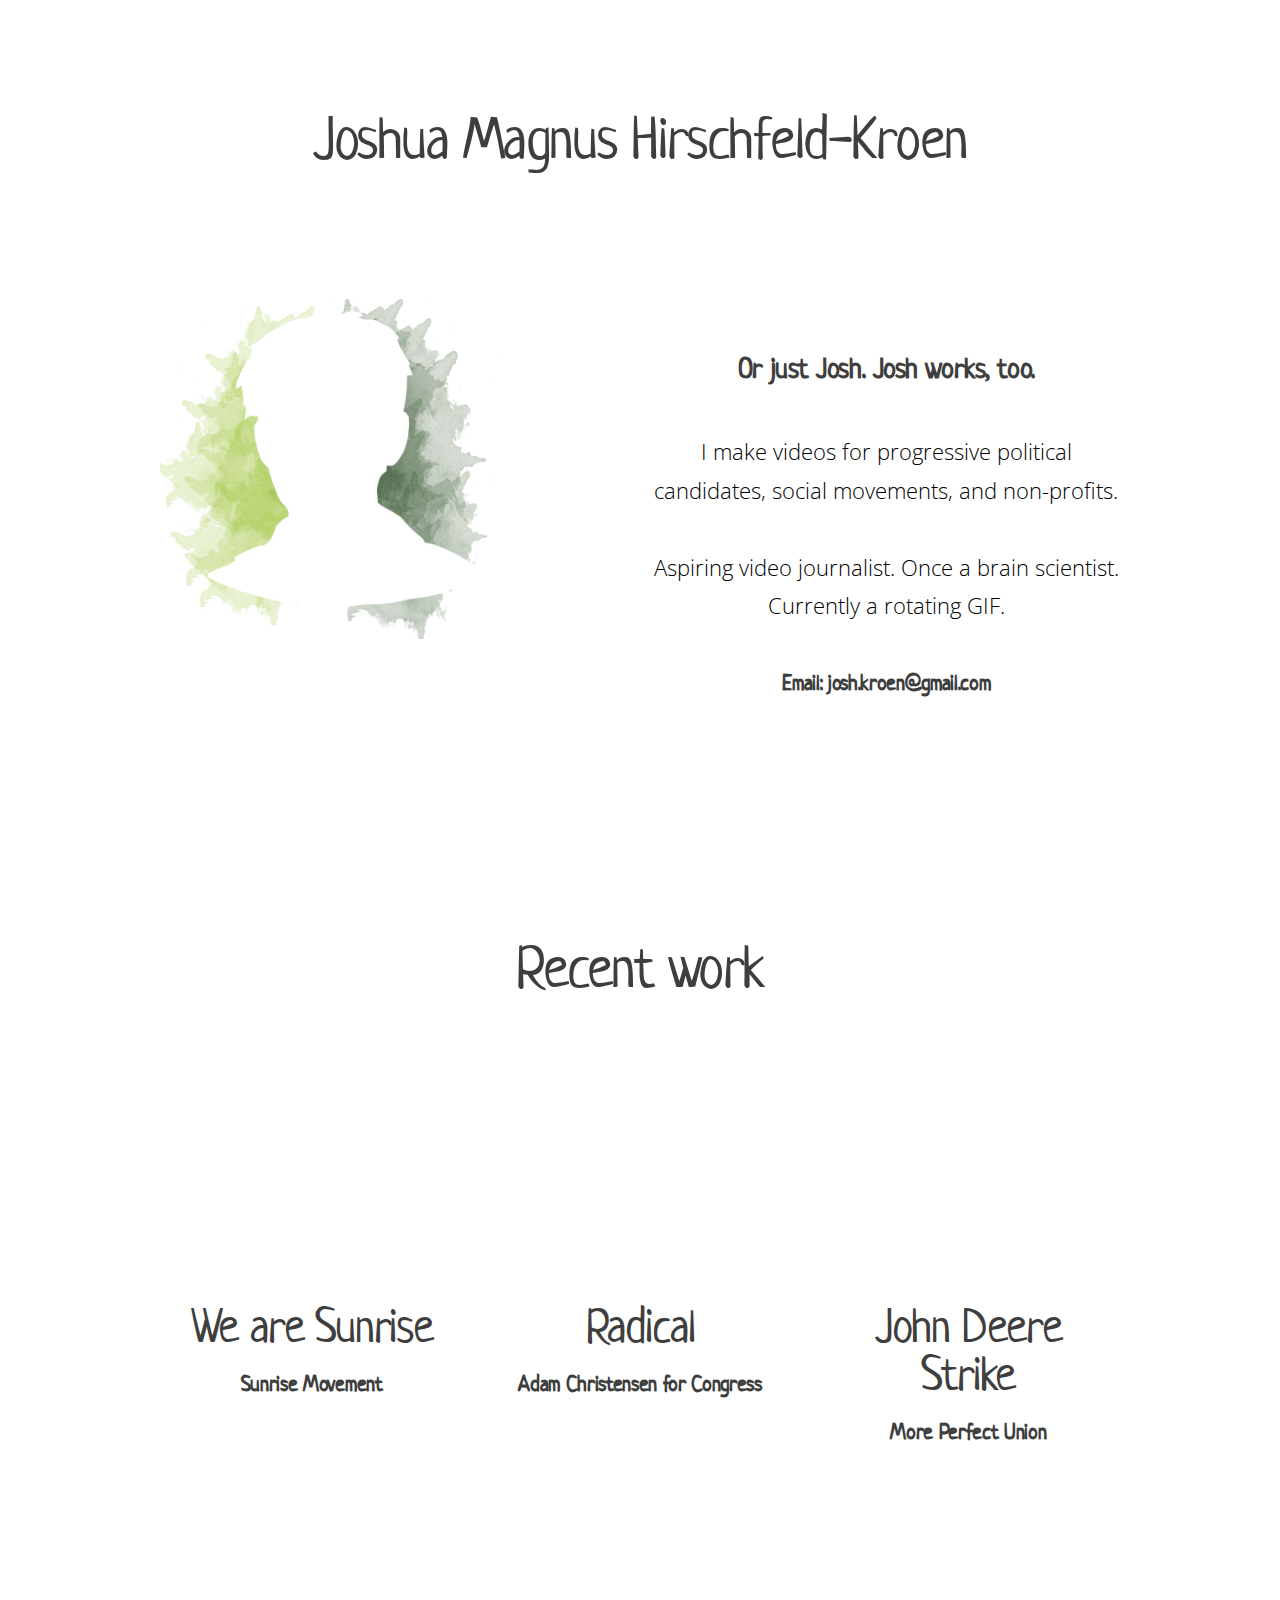
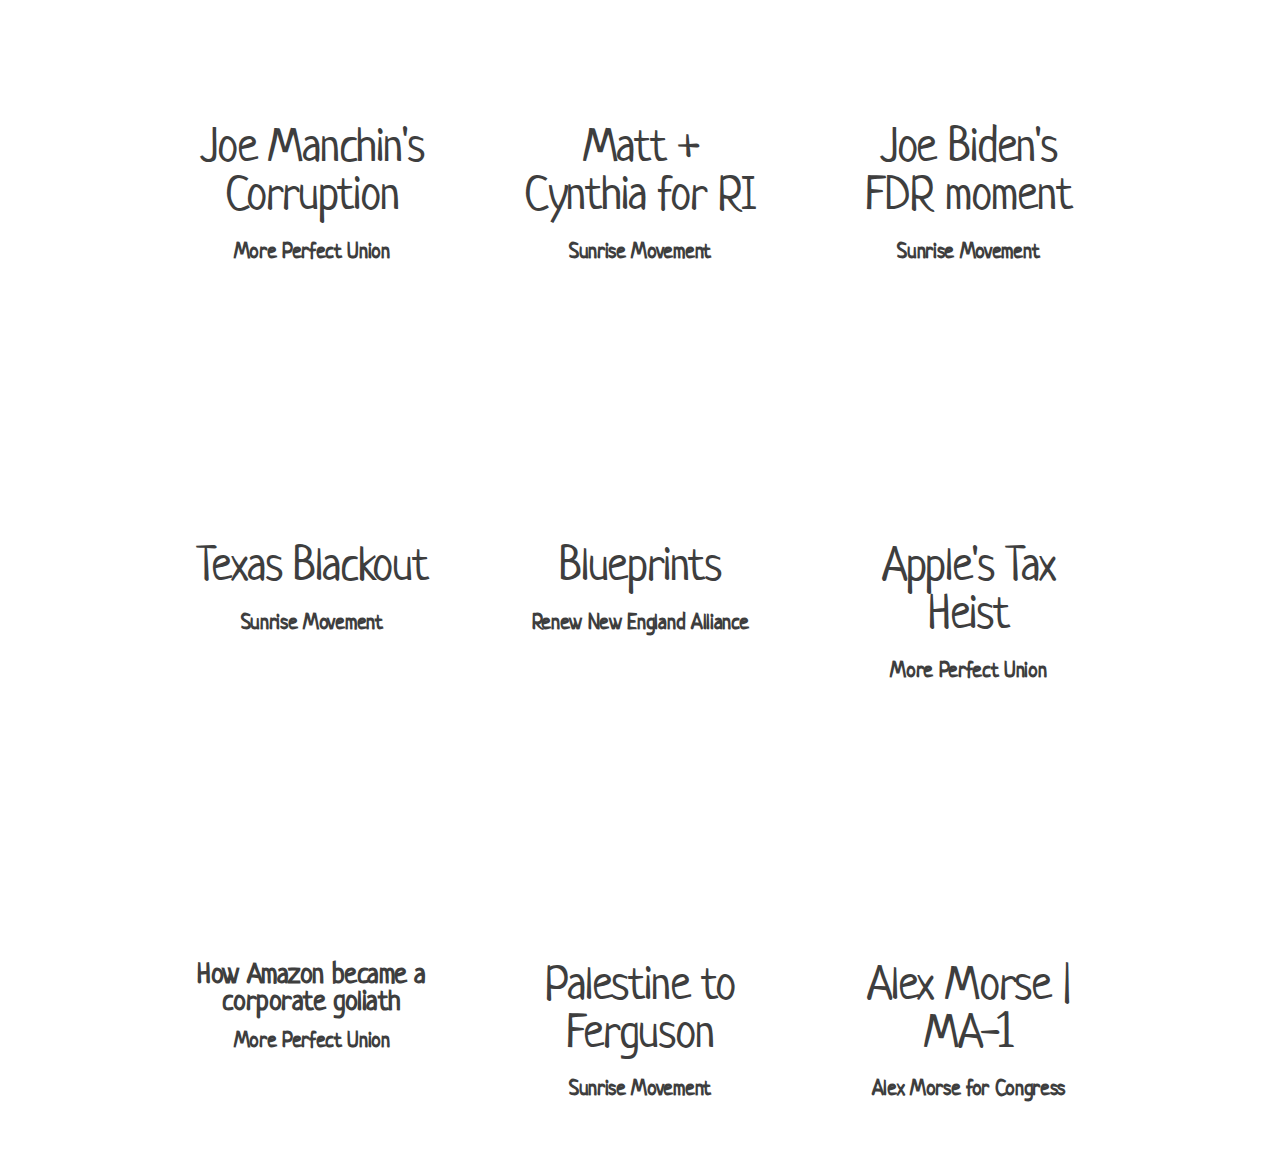
<file: index.html>
<!DOCTYPE HTML>
<!--
	Miniport by HTML5 UP
	html5up.net | @ajlkn
	Free for personal and commercial use under the CCA 3.0 license (html5up.net/license)
-->
<html>
	<head>
		<title>Josh HK </title>
		<meta charset="utf-8" />
		<meta name="viewport" content="width=device-width, initial-scale=1, user-scalable=no" />
		<link rel="stylesheet" href="assets/css/main.css" />
<link href="https://fonts.googleapis.com/css2?family=Neucha&display=swap" rel="stylesheet">	</head>
	<body class="is-preload">

		<!-- Home -->
			<article id="top" class="wrapper">
				<div class="container">
					<header>
						<h1 style="font-size:4em; padding-bottom: 1em">Joshua Magnus Hirschfeld-Kroen</h1>
					</header>
					<div class="row">
						<div class="col-6 col-6-large col-12-medium">
							<span class="image fit"><img src="images/josh_gif_final.gif" alt="" /></span>
						</div>
						<div class="col-6 col-6-large col-12-medium">
								<h2><br><br>Or just Josh. Josh works, too.</h2>
							</header>
							<p><br>I make videos for progressive political candidates, social movements, and non-profits. <br><br>Aspiring video journalist. Once a brain scientist. Currently a rotating GIF.</p>
							<h2 style="font-size:1.5em">Email: josh.kroen@gmail.com</h2>
						</div>
					</div>
				</div>
			</article>


		<!-- Portfolio -->
			<article id="portfolio" class="wrapper style3">
				<div class="container">
					<header>
						<h1 style="font-size:4em; padding-bottom: 0.5em;padding-top: 2.5em">Recent work</h1>
					</header>
					<div class="row">
						<div class="col-4 col-6-medium col-12-small">
								<article class="box style2">
									<a href="#" class="image featured">
										<iframe width="320" height="180" src="https://player.vimeo.com/video/521141591?title=0&byline=0&portrait=0" frameborder="0" allow="accelerometer; autoplay; clipboard-write; encrypted-media; gyroscope; picture-in-picture" allowfullscreen></iframe>
									</a>
									<h1><a href="https://twitter.com/sunrisemvmt/status/1367901589718073347">We are Sunrise</a></h1>
									<h3>Sunrise Movement</a></h3>
								</article>
						</div>
						<div class="col-4 col-6-medium col-12-small">
								<article class="box style2">
									<a href="#" class="image featured">
										<iframe width="320" height="180" src="https://player.vimeo.com/video/477250108?title=0&byline=0&portrait=0" frameborder="0" allow="accelerometer; autoplay; clipboard-write; encrypted-media; gyroscope; picture-in-picture" allowfullscreen></iframe>
									</a>
									<h1><a href="https://twitter.com/AC4Congress2020/status/1322920928649641988">Radical</a></h1>
									<h3>Adam Christensen for Congress</a></h3>
								</article>
						</div>
						<div class="col-4 col-6-medium col-12-small">
								<article class="box style2">
									<a href="#" class="image featured">
	                  <iframe width="320" height="180" src="https://www.youtube.com/embed/TxOlq0UYaqc" frameborder="0" allow="accelerometer; autoplay; clipboard-write; encrypted-media; gyroscope; picture-in-picture" allowfullscreen></iframe>
									</a>
									<h1><a href="https://twitter.com/moreperfectus/status/1450093618962878467">John Deere Strike</a></h1>
									<h3>More Perfect Union</a></h3>
								</article>
						</div>
						<div class="col-4 col-6-medium col-12-small">
								<article class="box style2">
									<a href="#" class="image featured">
										<iframe width="320" height="180" src="https://www.youtube.com/embed/u04HMPigy9A" frameborder="0" allow="accelerometer; autoplay; clipboard-write; encrypted-media; gyroscope; picture-in-picture" allowfullscreen></iframe>
									</a>
									<h1><a href="https://twitter.com/moreperfectus/status/1488286606133977090">Joe Manchin's Corruption</a></h1>
									<h3>More Perfect Union</a></h3>
								</article>
						</div>
						<div class="col-4 col-6-medium col-12-small">
									<article class="box style2">
										<a href="#" class="image featured">
											<iframe width="320" height="180" src="https://player.vimeo.com/video/694671478?title=0&byline=0&portrait=0" frameborder="0" allow="accelerometer; autoplay; clipboard-write; encrypted-media; gyroscope; picture-in-picture" allowfullscreen></iframe>
										</a>
										<h1><a href="https://twitter.com/mattbrownRI/status/1440677265864527872">Matt + Cynthia for RI</a></h1>
										<h3>Sunrise Movement</a></h3>
									</article>
							</div>
						<div class="col-4 col-6-medium col-12-small">
								<article class="box style2">
									<a href="#" class="image featured">
										<iframe width="320" height="180" src="https://www.youtube.com/embed/6EYXexzDORo" frameborder="0" allow="accelerometer; autoplay; clipboard-write; encrypted-media; gyroscope; picture-in-picture" allowfullscreen></iframe>
									</a>
									<h1><a href="https://twitter.com/sunrisemvmt/status/1339615096197275649">Joe Biden's FDR moment</a></h1>
									<h3>Sunrise Movement</a></h3>
								</article>
						</div>
						<div class="col-4 col-6-medium col-12-small">
								<article class="box style2">
									<a href="#" class="image featured">
										<iframe width="320" height="180" src="https://player.vimeo.com/video/520152042?title=0&byline=0&portrait=0" frameborder="0" allow="accelerometer; autoplay; clipboard-write; encrypted-media; gyroscope; picture-in-picture" allowfullscreen></iframe>
									</a>
									<h1><a href="https://twitter.com/sunrisemvmt/status/1362528807073234948">Texas Blackout</a></h1>
									<h3>Sunrise Movement</a></h3>
								</article>
						</div>
						<div class="col-4 col-6-medium col-12-small">
								<article class="box style2">
									<a href="#" class="image featured">
										<iframe width="320" height="180" src="https://www.youtube.com/embed/AOGCa4RLqr4" frameborder="0" allow="accelerometer; autoplay; clipboard-write; encrypted-media; gyroscope; picture-in-picture" allowfullscreen></iframe>
									</a>
									<h1><a href="https://twitter.com/renewmvmt/status/1348333978252677121">Blueprints</a></h1>
									<h3>Renew New England Alliance</a></h3>
								</article>
						</div>
						<div class="col-4 col-6-medium col-12-small">
							<article class="box style2">
								<a href="#" class="image featured">
									<iframe width="320" height="180" src="https://www.youtube.com/embed/stSdQjch5Ws" frameborder="0" allow="accelerometer; autoplay; clipboard-write; encrypted-media; gyroscope; picture-in-picture" allowfullscreen></iframe>
								</a>
								<h1><a href="https://twitter.com/MorePerfectUS/status/1453113836165341188">Apple's Tax Heist</a></h1>
								<h3>More Perfect Union</a></h3>
							</article>
						</div>
						<div class="col-4 col-6-medium col-12-small">
								<article class="box style2">
									<a href="#" class="image featured">
									 <iframe width="320" height="180" src="https://www.youtube.com/embed/Hal8d9tlP8M" frameborder="0" allow="accelerometer; autoplay; clipboard-write; encrypted-media; gyroscope; picture-in-picture" allowfullscreen></iframe>
									</a>
									<h2><a href="https://twitter.com/MorePerfectUS/status/1410304352770834433">How Amazon became a corporate goliath</a></h2>
									<h3>More Perfect Union</a></h3>
								</article>
						</div>
						<div class="col-4 col-6-medium col-12-small">
								<article class="box style2">
									<a href="#" class="image featured">
										<iframe width="320" height="180" src="https://player.vimeo.com/video/694675510?title=0&byline=0&portrait=0" frameborder="0" allow="accelerometer; autoplay; clipboard-write; encrypted-media; gyroscope; picture-in-picture" allowfullscreen></iframe>
									</a>
									<h1><a href="https://twitter.com/sunrisemvmt/status/1397938646045581313">Palestine to Ferguson</a></h1>
									<h3>Sunrise Movement</a></h3>
								</article>
						</div>
						<div class="col-4 col-6-medium col-12-small">
								<article class="box style2">
									<a href="#" class="image featured">
										<iframe width="320" height="180" src="https://www.youtube.com/embed/5sRrzbStcOc" frameborder="0" allow="accelerometer; autoplay; clipboard-write; encrypted-media; gyroscope; picture-in-picture" allowfullscreen></iframe>
									</a>
									<h1><a href="https://twitter.com/AlexBMorse/status/1298289028983410693?ref_src=twsrc%5Etfw">Alex Morse | MA-1</a></h1>
									<h3>Alex Morse for Congress</a></h3>
								</article>
						</div>
					</div>

				</div>
			</article>

		<!-- Scripts -->
			<script src="assets/js/jquery.min.js"></script>
			<script src="assets/js/jquery.scrolly.min.js"></script>
			<script src="assets/js/browser.min.js"></script>
			<script src="assets/js/breakpoints.min.js"></script>
			<script src="assets/js/util.js"></script>
			<script src="assets/js/main.js"></script>

	</body>
</html>
</file>
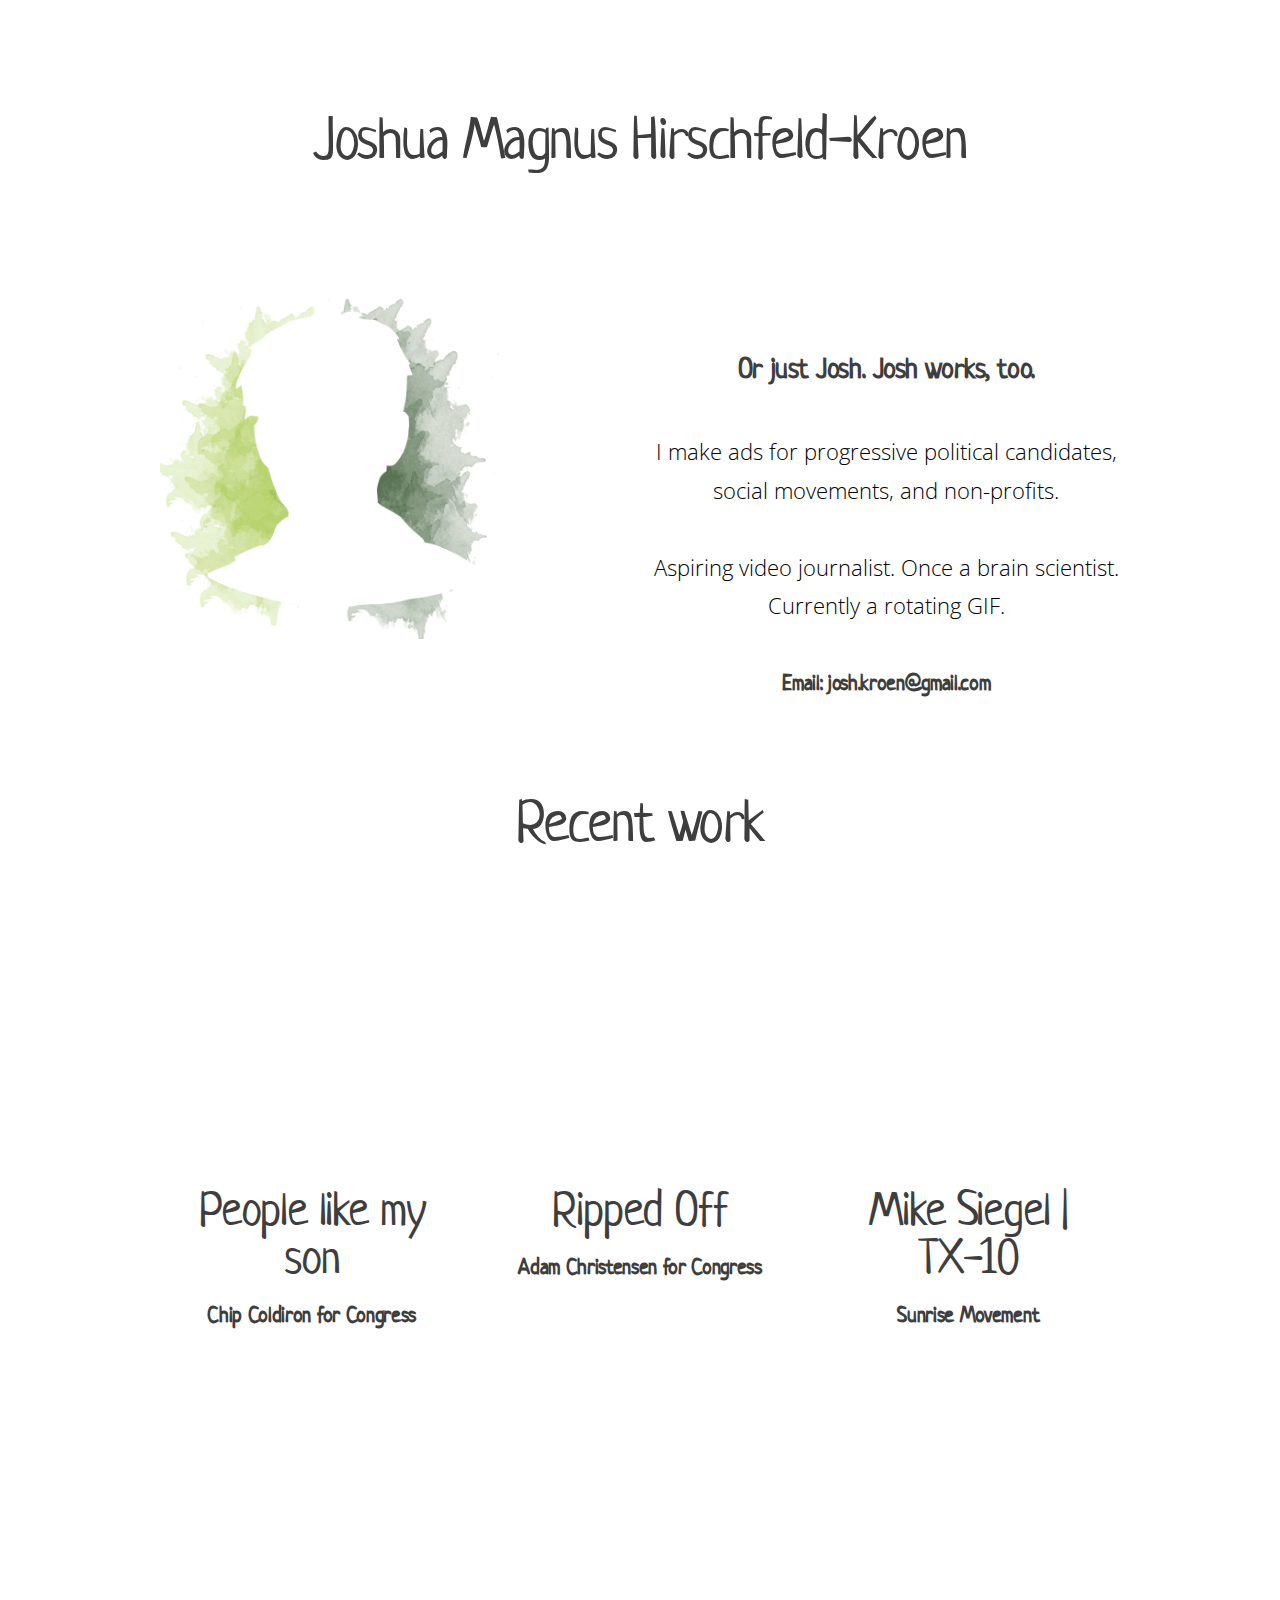
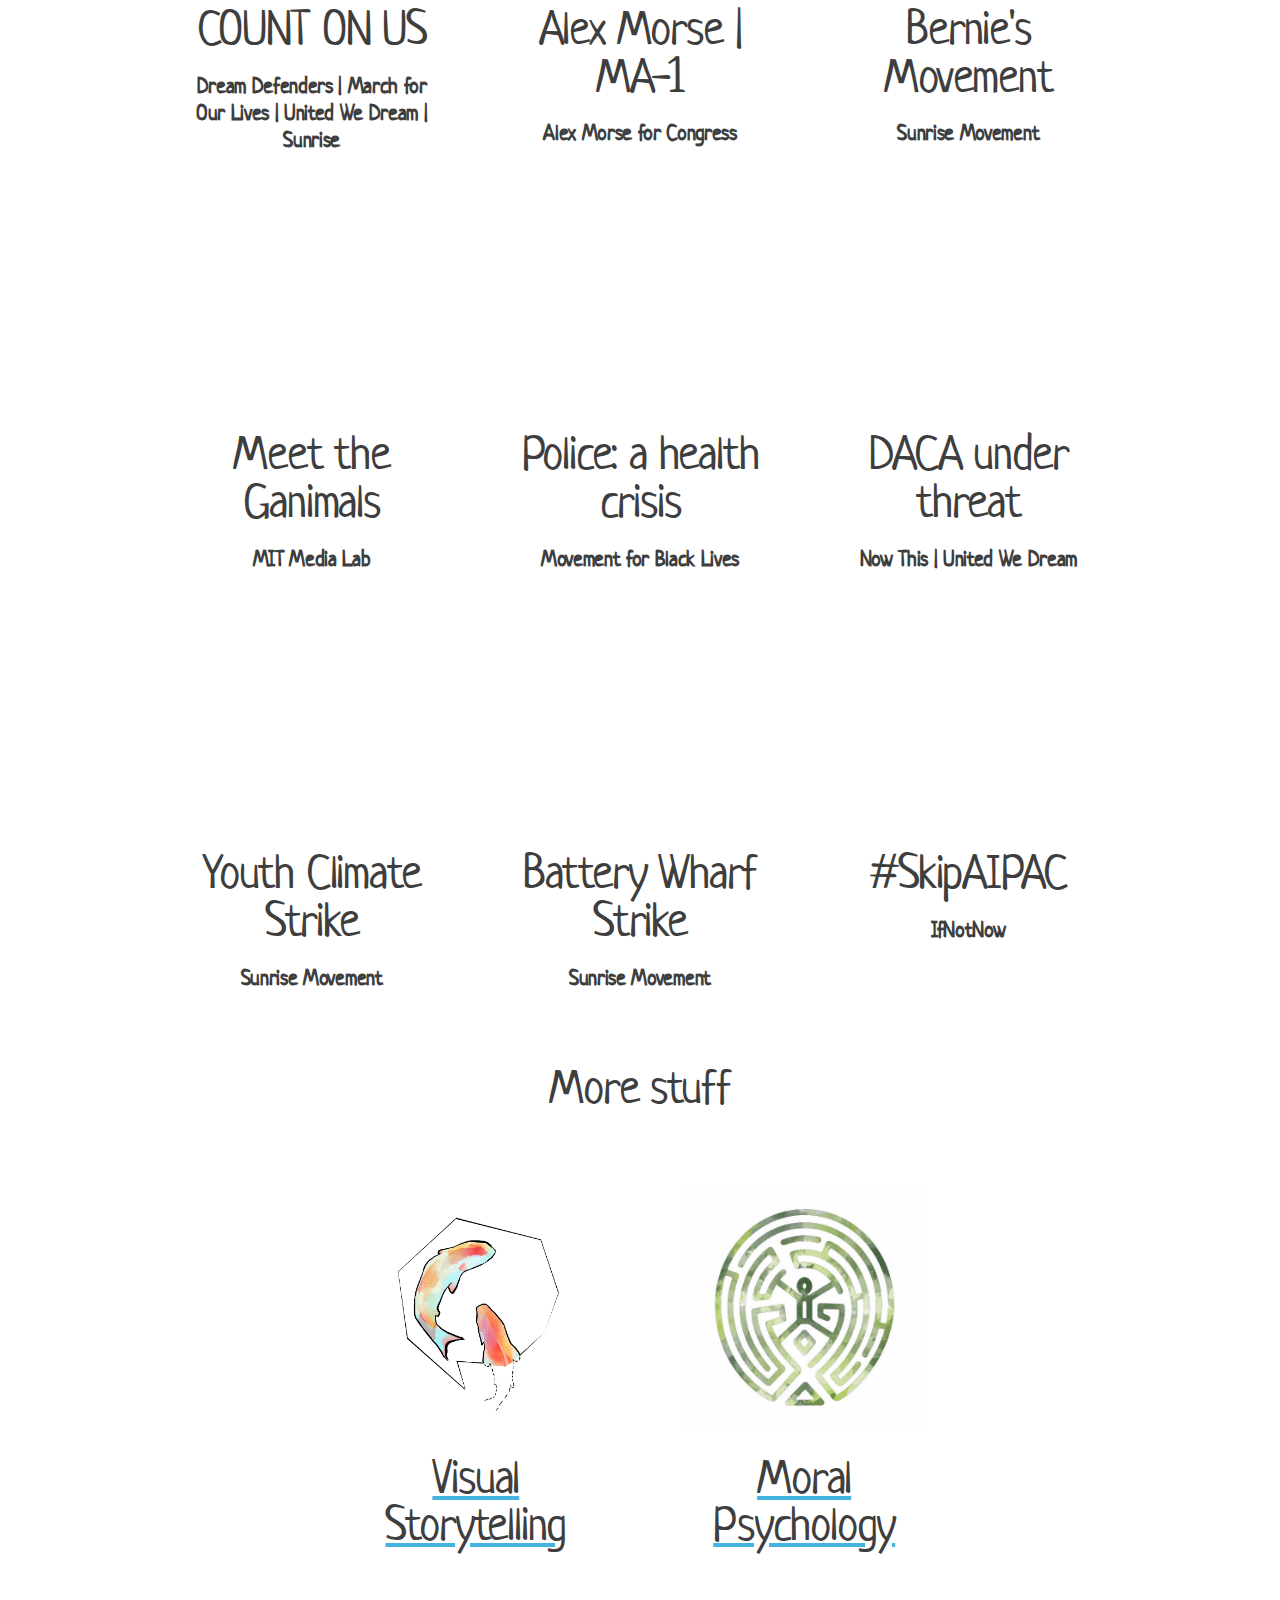
<file: index_old.html>
<!DOCTYPE HTML>
<!--
	Miniport by HTML5 UP
	html5up.net | @ajlkn
	Free for personal and commercial use under the CCA 3.0 license (html5up.net/license)
-->
<html>
	<head>
		<title>Josh HK </title>
		<meta charset="utf-8" />
		<meta name="viewport" content="width=device-width, initial-scale=1, user-scalable=no" />
		<link rel="stylesheet" href="assets/css/main.css" />
<link href="https://fonts.googleapis.com/css2?family=Neucha&display=swap" rel="stylesheet">	</head>
	<body class="is-preload">

		<!-- Home -->
			<article id="top" class="wrapper">
				<div class="container">
					<header>
						<h1 style="font-size:4em; padding-bottom: 1em">Joshua Magnus Hirschfeld-Kroen</h1>
					</header>
					<div class="row">
						<div class="col-6 col-6-large col-12-medium">
							<span class="image fit"><img src="images/josh_gif_final.gif" alt="" /></span>
						</div>
						<div class="col-6 col-6-large col-12-medium">
								<h2><br><br>Or just Josh. Josh works, too.</h2>
							</header>
							<p><br>I make ads for progressive political candidates, social movements, and non-profits. <br><br>Aspiring video journalist. Once a brain scientist. Currently a rotating GIF.</p>
							<h2 style="font-size:1.5em">Email: josh.kroen@gmail.com</h2>
						</div>
					</div>
				</div>
			</article>


		<!-- Portfolio -->
			<article id="portfolio" class="wrapper style3">
				<div class="container">
					<header>
						<h1 style="font-size:4em; padding-bottom: 1em">Recent work</h1>
					</header>
					<div class="row">
						<div class="col-4 col-6-medium col-12-small">
							<article class="box style2">
								<a href="#" class="image featured">
									<iframe width="320" height="180" src="https://player.vimeo.com/video/471114190?title=0&byline=0&portrait=0" frameborder="0" allow="accelerometer; autoplay; clipboard-write; encrypted-media; gyroscope; picture-in-picture" allowfullscreen></iframe>
								</a>
								<h1><a href="https://twitter.com/Chip4Congress/status/1318946856546729988?ref_src=twsrc%5Etfw">People like my son</a></h1>
								<h3>Chip Coldiron for Congress</h3>
							</article>
					</div>
						<div class="col-4 col-6-medium col-12-small">
							<article class="box style2">
								<a href="#" class="image featured">
									<iframe width="320" height="180" src="https://player.vimeo.com/video/466333260?title=0&byline=0&portrait=0" frameborder="0" allow="accelerometer; autoplay; clipboard-write; encrypted-media; gyroscope; picture-in-picture" allowfullscreen></iframe>
								</a>
								<h1><a href="https://twitter.com/AC4Congress2020/status/1313476945338937344">Ripped Off</a></h1>
								<h3>Adam Christensen for Congress</h3>
							</article>
					</div>
					<div class="col-4 col-6-medium col-12-small">
							<article class="box style2">
								<a href="#" class="image featured">
									<iframe width="320" height="180" src="https://player.vimeo.com/video/466330361?title=0&byline=0&portrait=0" frameborder="0" allow="accelerometer; autoplay; clipboard-write; encrypted-media; gyroscope; picture-in-picture" allowfullscreen></iframe>
								</a>
								<h1><a href="#">Mike Siegel | TX-10</a></h1>
								<h3>Sunrise Movement</a></h3>
							</article>
					</div>
					<div class="col-4 col-6-medium col-12-small">
							<article class="box style2">
								<a href="#" class="image featured">
									<iframe width="320" height="180" src="https://www.youtube.com/embed/Xa9fSXs4JTw" frameborder="0" allow="accelerometer; autoplay; clipboard-write; encrypted-media; gyroscope; picture-in-picture" allowfullscreen></iframe>
								</a>
								<h1><a href="https://wecountonus.org/">COUNT ON US</a></h1>
								<h3>Dream Defenders | March for Our Lives | United We Dream | Sunrise</a></h3>
							</article>
					</div>
					<div class="col-4 col-6-medium col-12-small">
							<article class="box style2">
								<a href="#" class="image featured">
									<iframe width="320" height="180" src="https://www.youtube.com/embed/5sRrzbStcOc" frameborder="0" allow="accelerometer; autoplay; clipboard-write; encrypted-media; gyroscope; picture-in-picture" allowfullscreen></iframe>
								</a>
								<h1><a href="https://twitter.com/AlexBMorse/status/1298289028983410693?ref_src=twsrc%5Etfw">Alex Morse | MA-1</a></h1>
								<h3>Alex Morse for Congress</a></h3>
							</article>
						</div>
						<div class="col-4 col-6-medium col-12-small">
								<article class="box style2">
									<a href="#" class="image featured">
										<iframe width="320" height="180" src="https://www.youtube.com/embed/myD-dXDW92Y" frameborder="0" allow="accelerometer; autoplay; clipboard-write; encrypted-media; gyroscope; picture-in-picture" allowfullscreen></iframe>
									</a>
									<h1><a href="https://twitter.com/sunrisemvmt/status/1234540489455607811">Bernie's Movement</a></h1>
									<h3>Sunrise Movement</a></h3>
								</article>
						</div>
						<div class="col-4 col-6-medium col-12-small">
							<article class="box style2">
								<a href="#" class="image featured">
									<iframe width="320" height="180" src="https://www.youtube.com/embed/I-Fc4nQK_5Q" frameborder="0" allow="accelerometer; autoplay; clipboard-write; encrypted-media; gyroscope; picture-in-picture" allowfullscreen></iframe>
								</a>
								<h1><a href="https://ganimals.media.mit.edu/">Meet the Ganimals</a></h1>
								<h3>MIT Media Lab</a></h3>
							</article>
						</div>
						<div class="col-4 col-6-medium col-12-small">
							<article class="box style2">
								<a href="#" class="image featured">
									<iframe width="320" height="180" src="https://player.vimeo.com/video/429449989?title=0&byline=0&portrait=0"  frameborder="0" allow="autoplay; fullscreen" allowfullscreen></iframe>
								</a>
								<h1><a href="#">Police: a health crisis</a></h1>
								<h3>Movement for Black Lives</a></h3>
							</article>
						</div>
						<div class="col-4 col-6-medium col-12-small">
							<article class="box style2">
								<a href="#" class="image featured">
									<iframe width="320" height="180" src="https://player.vimeo.com/video/430859704?title=0&byline=0&portrait=0"  frameborder="0" allow="autoplay; fullscreen" allowfullscreen></iframe>
								</a>
								<h1><a href="https://twitter.com/nowthisnews/status/1260574267382603776">DACA under threat</a></h1>
								<h3>Now This | United We Dream</a></h3>
							</article>
						</div>
						<div class="col-4 col-6-medium col-12-small">
							<article class="box style2">
								<a href="#" class="image featured">
									<iframe width="320" height="180" src="https://player.vimeo.com/video/431245555?title=0&byline=0&portrait=0"  frameborder="0" allow="autoplay; fullscreen" allowfullscreen></iframe>
								</a>
								<h1><a href="#">Youth Climate Strike</a></h1>
								<h3>Sunrise Movement</a></h3>
							</article>
						</div>
						<div class="col-4 col-6-medium col-12-small">
							<article class="box style2">
								<a href="#" class="image featured">
									<iframe width="320" height="180" src="https://player.vimeo.com/video/443449048?title=0&byline=0&portrait=0"  frameborder="0" allow="autoplay; fullscreen" allowfullscreen></iframe>
								</a>
								<h1><a href="https://twitter.com/SunriseBoston/status/1202250951400120322">Battery Wharf Strike</a></h1>
								<h3>Sunrise Movement</a></h3>
							</article>
						</div>
						<div class="col-4 col-6-medium col-12-small">
								<article class="box style2">
									<a href="#" class="image featured">
										<iframe width="320" height="180" src="https://www.youtube.com/embed/qhg7nUc1sqc" frameborder="0" allow="accelerometer; autoplay; clipboard-write; encrypted-media; gyroscope; picture-in-picture" allowfullscreen></iframe>
									</a>
									<h1><a href="https://twitter.com/hashtag/SkipAIPAC?src=hash&amp;ref_src=twsrc%5Etfw">#SkipAIPAC</a></h1>
									<h3>IfNotNow</a></h3>
								</article>
						</div>
					</div>

				</div>
			</article>

			<!-- Work -->
				<article id="work" class="wrapper style2">
					<div class="container">
						<header>
								<h1>More stuff</h1>
						</header>
						<div class="row aln-center">
							<div class="col-4 col-6-medium col-12-small">
								<section class="box style1">
									<span class="image fit"><img src="images/fish bowl.jpg" alt="" /></span>
									<a href = "storytelling.html"><h1>Visual Storytelling</h1></a>
								</section>
							</div>
							<div class="col-4 col-6-medium col-12-small">
								<section class="box style1">
								<span class="image fit"><img src="images/maze.png" alt="" /></span>
									<a href = "moral_psych.html"><h1>Moral Psychology</h1></a>
								</section>
							</div>
						</div>

					</div>
				</article>




		<!-- Scripts -->
			<script src="assets/js/jquery.min.js"></script>
			<script src="assets/js/jquery.scrolly.min.js"></script>
			<script src="assets/js/browser.min.js"></script>
			<script src="assets/js/breakpoints.min.js"></script>
			<script src="assets/js/util.js"></script>
			<script src="assets/js/main.js"></script>

	</body>
</html>
</file>
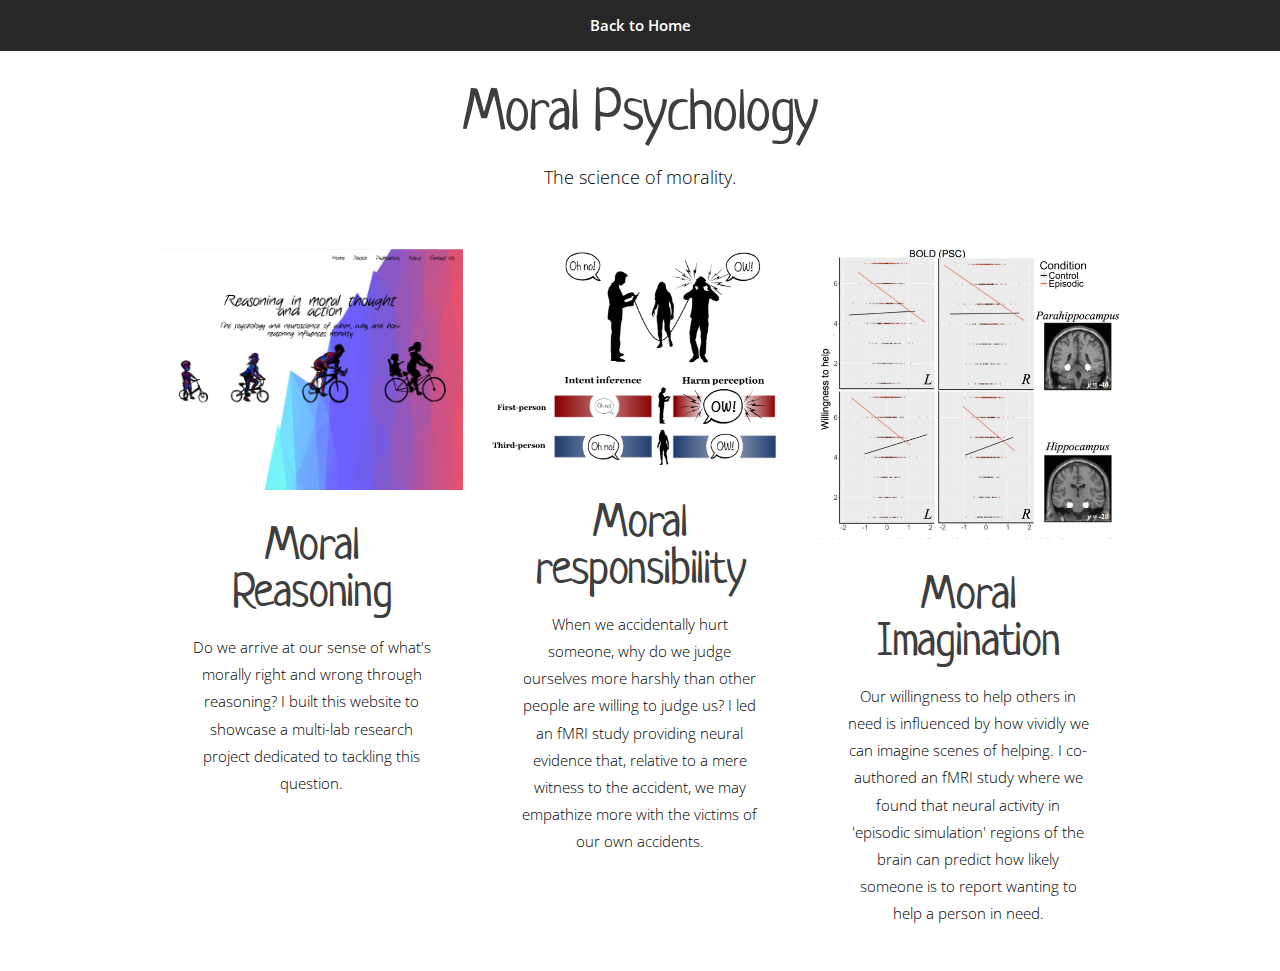
<file: moral_psych.html>
<!DOCTYPE HTML>
<!--
	Miniport by HTML5 UP
	html5up.net | @ajlkn
	Free for personal and commercial use under the CCA 3.0 license (html5up.net/license)
-->
<html>
	<head>
		<title>Miniport by HTML5 UP</title>
		<meta charset="utf-8" />
		<meta name="viewport" content="width=device-width, initial-scale=1, user-scalable=no" />
		<link rel="stylesheet" href="assets/css/main.css" />
	<link href="https://fonts.googleapis.com/css2?family=Neucha&display=swap" rel="stylesheet"></head>
	<body class="is-preload">



		<nav id="nav">
			<ul class="container">
				<li><a href="index.html">Back to Home</a></li>
			</ul>
		</nav>


		<!-- Portfolio -->
			<article id="portfolio" class="wrapper style3">
				<div class="container">
					<header>
						<h1 style=font-size:400%;>Moral Psychology</h1>
						<p>The science of morality.</p>
					</header>
					<div class="row">
						<div class="col-4 col-6-medium col-12-small">
							<article class="box style2">
								<a href="#" class="image featured"><img src="images/reason_project.png" alt="" /></a>
								<h1><a href="https://reasonproject.webflow.io/">Moral Reasoning</a></h1>
								<p>Do we arrive at our sense of what's morally right and wrong through reasoning? I built this website to showcase a multi-lab research project dedicated to tackling this question.</p>
							</article>
						</div>
						<div class="col-4 col-6-medium col-12-small">
							<article class="box style2">
								<a href="https://moralitylab.bc.edu/wp-content/uploads/2020/03/firstthird_manuscript_online.pdf" class="image featured"><img src="images/firstthird.png" alt="" /></a>
								<h1><a href="https://moralitylab.bc.edu/wp-content/uploads/2020/03/firstthird_manuscript_online.pdf">Moral responsibility</a></h1>
								<p>When we accidentally hurt someone, why do we judge ourselves more harshly than other people are willing to judge us? I led an fMRI study providing neural evidence that, relative to a mere witness to the accident, we may empathize more with the victims of our own accidents.</p>
							</article>
						</div>
						<div class="col-4 col-6-medium col-12-small">
							<article class="box style2">
								<a href="https://moralitylab.bc.edu/wp-content/uploads/2019/07/Gaesser_SCAN_2019-compressed.pdf" class="image featured"><img src="images/episodic.png" alt="" /></a>
								<h1><a href="https://moralitylab.bc.edu/wp-content/uploads/2019/07/Gaesser_SCAN_2019-compressed.pdf">Moral Imagination</a></h1>
								<p>Our willingness to help others in need is influenced by how vividly we can imagine scenes of helping. I co-authored an fMRI study where we found that neural activity in 'episodic simulation' regions of the brain can predict how likely someone is to report wanting to help a person in need.</p>
							</article>
						</div>
					</div>

				</div>
			</article>



		<!-- Scripts -->
			<script src="assets/js/jquery.min.js"></script>
			<script src="assets/js/jquery.scrolly.min.js"></script>
			<script src="assets/js/browser.min.js"></script>
			<script src="assets/js/breakpoints.min.js"></script>
			<script src="assets/js/util.js"></script>
			<script src="assets/js/main.js"></script>

	</body>
</html>
</file>
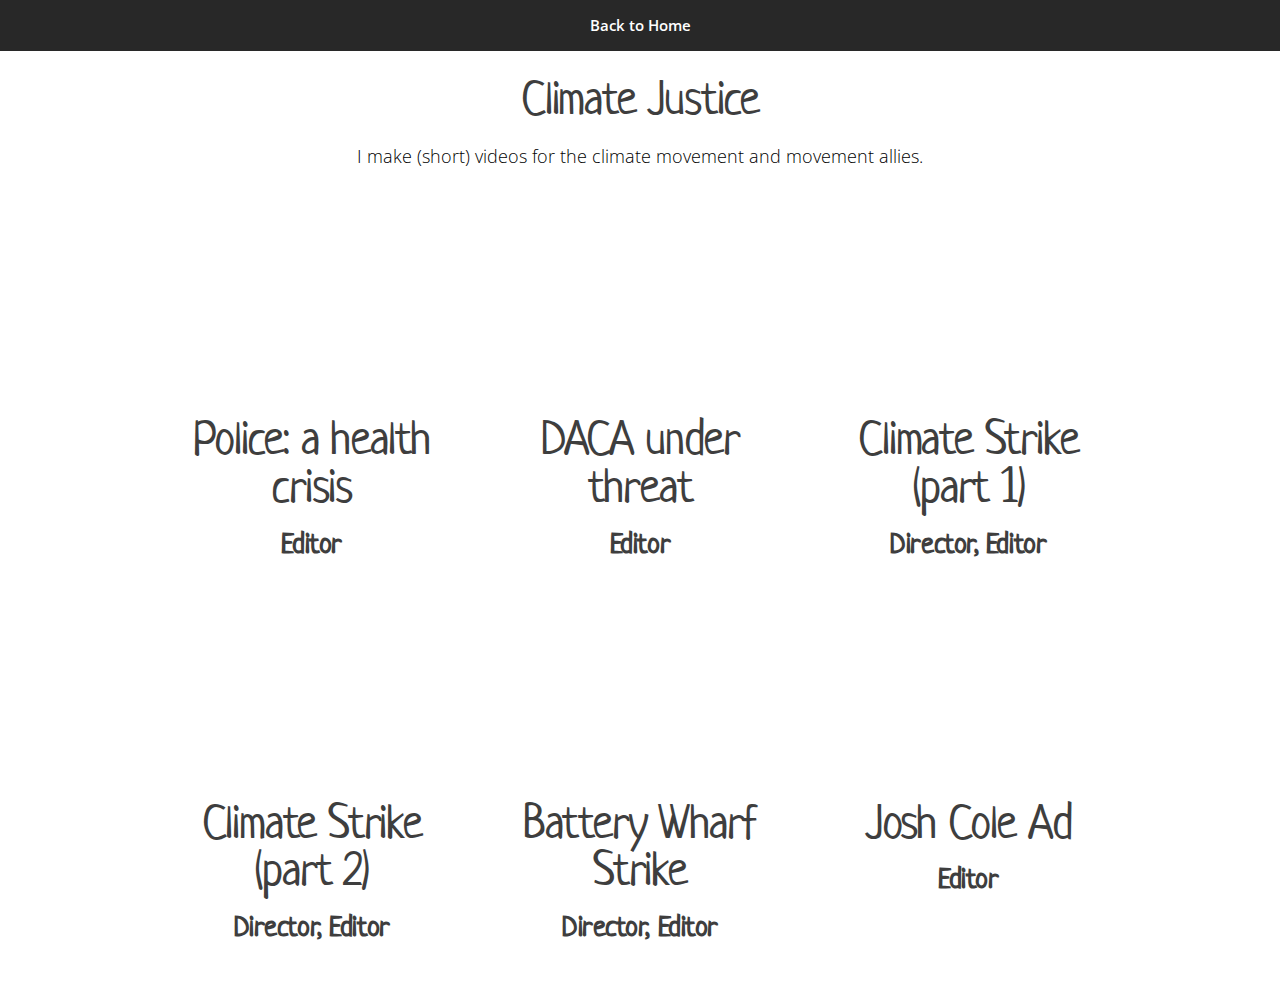
<file: politics.html>
<!DOCTYPE HTML>
<!--
	Miniport by HTML5 UP
	html5up.net | @ajlkn
	Free for personal and commercial use under the CCA 3.0 license (html5up.net/license)
-->
<html>
	<head>
		<title>Miniport by HTML5 UP</title>
		<meta charset="utf-8" />
		<meta name="viewport" content="width=device-width, initial-scale=1, user-scalable=no" />
		<link rel="stylesheet" href="assets/css/main.css" />
	<link href="https://fonts.googleapis.com/css2?family=Neucha&display=swap" rel="stylesheet"></head>
	<body class="is-preload">

		<!-- Nav -->
		<nav id="nav">
			<ul class="container">
				<li><a href="index.html">Back to Home</a></li>
			</ul>
		</nav>

		<!-- Home -->




		<!-- Portfolio -->
			<article id="portfolio" class="wrapper style3">
				<div class="container">
					<header>
						<h1>Climate Justice</h1>
						<p>I make (short) videos for the climate movement and movement allies.</p>
					</header>
					<div class="row">
						<div class="col-4 col-6-medium col-12-small">
							<article class="box style2">
								<a href="#" class="image featured">
									<iframe src="https://player.vimeo.com/video/429449989" frameborder="0" allow="autoplay; fullscreen" allowfullscreen></iframe>
								</a>
								<h1><a href="#">Police: a health crisis</a></h1>
								<h2>Editor</h2>
							</article>
						</div>
						<div class="col-4 col-6-medium col-12-small">
							<article class="box style2">
								<a href="#" class="image featured">
									<iframe src="https://player.vimeo.com/video/430859704" frameborder="0" allow="autoplay; fullscreen" allowfullscreen></iframe>
								</a>
								<h1><a href="#">DACA under threat</a></h1>
								<h2>Editor</h2>
							</article>
						</div>
						<div class="col-4 col-6-medium col-12-small">
							<article class="box style2">
								<a href="#" class="image featured">
									<iframe src="https://player.vimeo.com/video/431245555" frameborder="0" allow="autoplay; fullscreen" allowfullscreen></iframe>
								</a>
								<h1><a href="#">Climate Strike (part 1)</a></h1>
								<h2>Director, Editor</h2>
							</article>
						</div>
						<div class="col-4 col-6-medium col-12-small">
							<article class="box style2">
								<a href="#" class="image featured">
									<iframe src="https://player.vimeo.com/video/443483205" frameborder="0" allow="autoplay; fullscreen" allowfullscreen></iframe>
								</a>
								<h1><a href="#">Climate Strike (part 2)</a></h1>
								<h2>Director, Editor</h2>
							</article>
						</div>
						<div class="col-4 col-6-medium col-12-small">
							<article class="box style2">
								<a href="#" class="image featured">
									<iframe src="https://player.vimeo.com/video/443449048" frameborder="0" allow="autoplay; fullscreen" allowfullscreen></iframe>
								</a>
								<h1><a href="#">Battery Wharf Strike</a></h1>
								<h2>Director, Editor</h2>
							</article>
						</div>
						<div class="col-4 col-6-medium col-12-small">
							<article class="box style2">
								<a href="#" class="image featured">
									<iframe src="https://player.vimeo.com/video/443458067" frameborder="0" allow="autoplay; fullscreen" allowfullscreen></iframe>
								</a>
								<h1><a href="#">Josh Cole Ad</a></h1>
								<h2>Editor</h2>
							</article>
						</div>
					</div>

				</div>
			</article>



		<!-- Scripts -->
			<script src="assets/js/jquery.min.js"></script>
			<script src="assets/js/jquery.scrolly.min.js"></script>
			<script src="assets/js/browser.min.js"></script>
			<script src="assets/js/breakpoints.min.js"></script>
			<script src="assets/js/util.js"></script>
			<script src="assets/js/main.js"></script>

	</body>
</html>
</file>
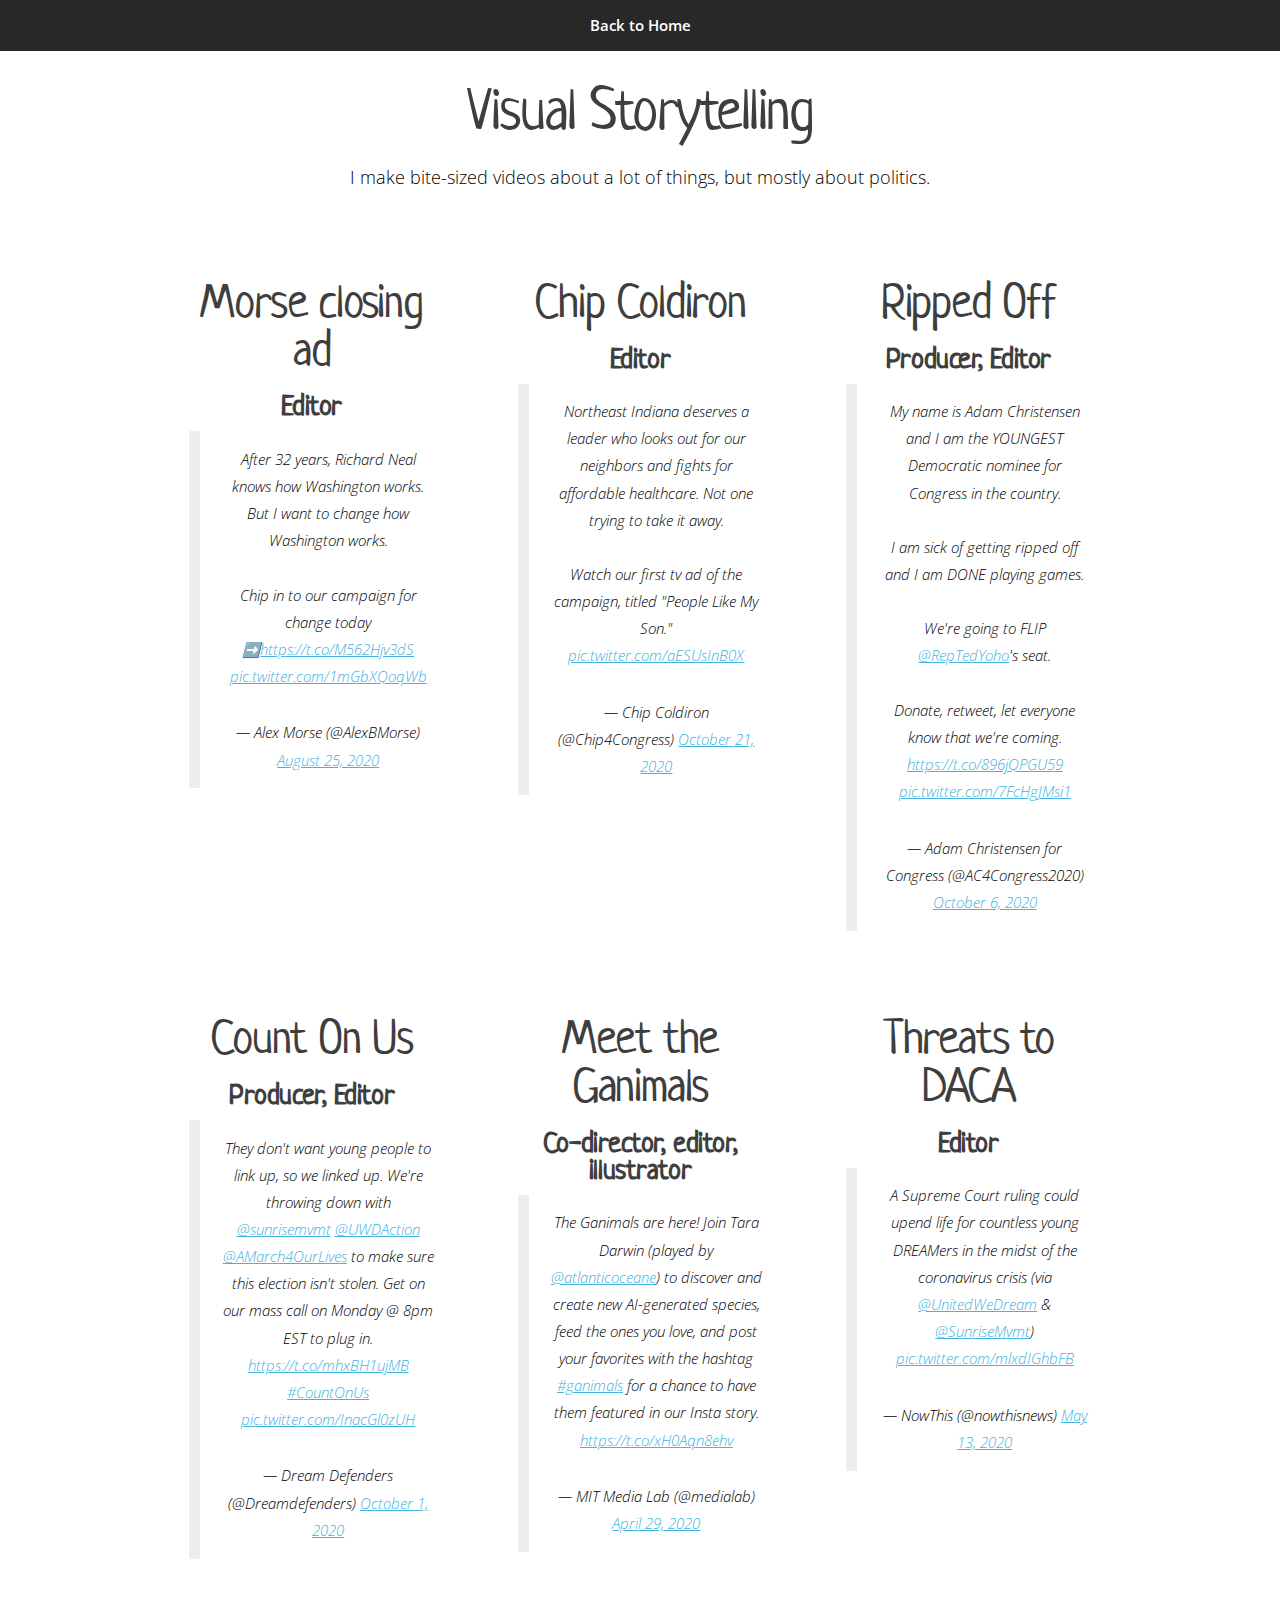
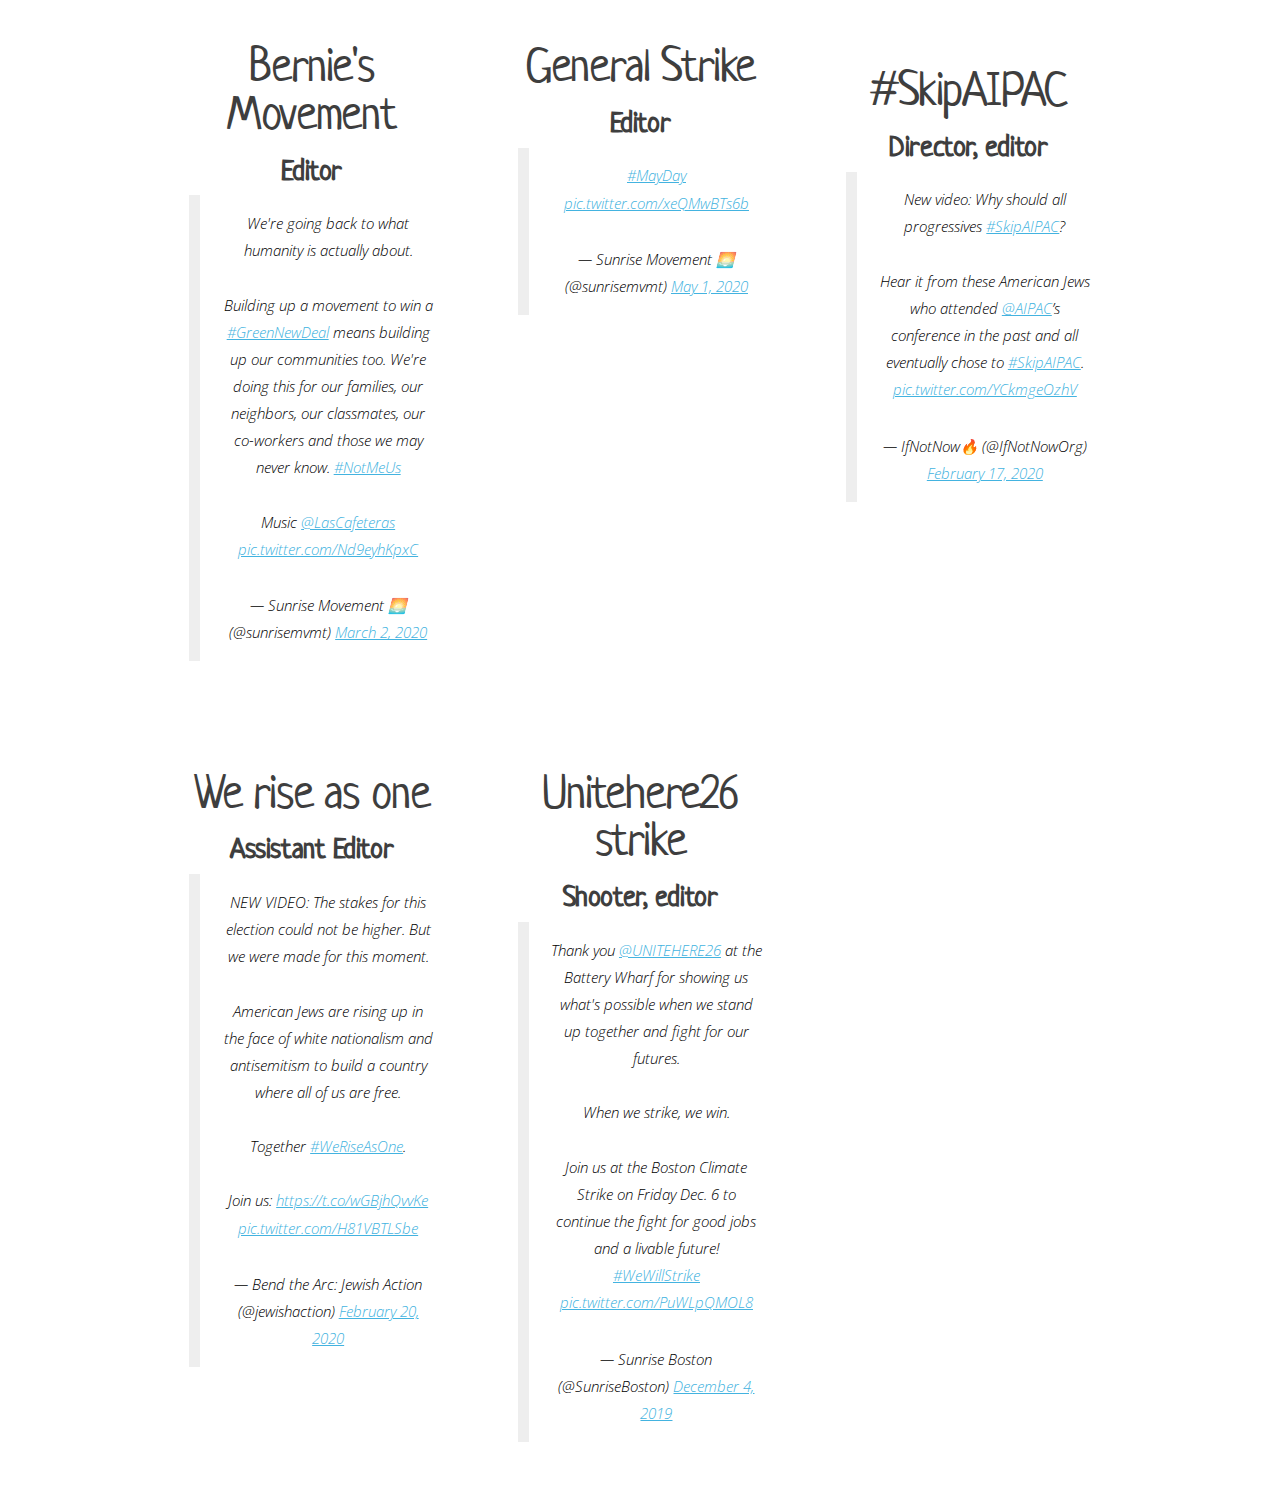
<file: storytelling.html>
<!DOCTYPE HTML>
<!--
	Miniport by HTML5 UP
	html5up.net | @ajlkn
	Free for personal and commercial use under the CCA 3.0 license (html5up.net/license)
-->
<html>
	<head>
		<title>Miniport by HTML5 UP</title>
		<meta charset="utf-8" />
		<meta name="viewport" content="width=device-width, initial-scale=1, user-scalable=no" />
		<link rel="stylesheet" href="assets/css/main.css" />
	<link href="https://fonts.googleapis.com/css2?family=Neucha&display=swap" rel="stylesheet"></head>
	<body class="is-preload">

		<nav id="nav">
			<ul class="container">
				<li><a href="index.html">Back to Home</a></li>
			</ul>
		</nav>


		<!-- Portfolio -->
			<article id="portfolio" class="wrapper style3">
				<div class="container">
					<header>
						<h1 style=font-size:400%;>Visual Storytelling</h1>
						<p>I make bite-sized videos about a lot of things, but mostly about politics.</p>
					</header>
					<div class="row">
						<div class="col-4 col-6-medium col-12-small">
							<article class="box style2">
								<a href="#" class="image featured">
									<h1><a href="#">Morse closing ad</a></h1>
										<h2>Editor</h2>
										<blockquote class="twitter-tweet"><p lang="en" dir="ltr">After 32 years, Richard Neal knows how Washington works. But I want to change how Washington works.<br><br>Chip in to our campaign for change today ➡️<a href="https://t.co/M562Hjv3dS">https://t.co/M562Hjv3dS</a> <a href="https://t.co/1mGbXQoqWb">pic.twitter.com/1mGbXQoqWb</a></p>&mdash; Alex Morse (@AlexBMorse) <a href="https://twitter.com/AlexBMorse/status/1298289028983410693?ref_src=twsrc%5Etfw">August 25, 2020</a></blockquote> <script async src="https://platform.twitter.com/widgets.js" charset="utf-8"></script>
								</a>
							</article>
						</div>
							<div class="col-4 col-6-medium col-12-small">
								<article class="box style2">
									<a href="#" class="image featured">
										<h1><a href="#">Chip Coldiron</a></h1>
											<h2>Editor</h2>
											<blockquote class="twitter-tweet"><p lang="en" dir="ltr">Northeast Indiana deserves a leader who looks out for our neighbors and fights for affordable healthcare. Not one trying to take it away. <br><br>Watch our first tv ad of the campaign, titled &quot;People Like My Son.&quot; <a href="https://t.co/aESUsInB0X">pic.twitter.com/aESUsInB0X</a></p>&mdash; Chip Coldiron (@Chip4Congress) <a href="https://twitter.com/Chip4Congress/status/1318946856546729988?ref_src=twsrc%5Etfw">October 21, 2020</a></blockquote> <script async src="https://platform.twitter.com/widgets.js" charset="utf-8"></script>
										</a>
									</article>
								</div>
						<div class="col-4 col-6-medium col-12-small">
							<article class="box style2">
								<a href="#" class="image featured">
									<h1><a href="#">Ripped Off</a></h1>
										<h2>Producer, Editor</h2>
										<blockquote class="twitter-tweet" data-lang="en"><p lang="en" dir="ltr">My name is Adam Christensen and I am the YOUNGEST Democratic nominee for Congress in the country.<br><br>I am sick of getting ripped off and I am DONE playing games.<br><br>We&#39;re going to FLIP <a href="https://twitter.com/RepTedYoho?ref_src=twsrc%5Etfw">@RepTedYoho</a>&#39;s seat.<br><br>Donate, retweet, let everyone know that we&#39;re coming. <a href="https://t.co/896jQPGU59">https://t.co/896jQPGU59</a> <a href="https://t.co/7FcHgJMsi1">pic.twitter.com/7FcHgJMsi1</a></p>&mdash; Adam Christensen for Congress (@AC4Congress2020) <a href="https://twitter.com/AC4Congress2020/status/1313476945338937344?ref_src=twsrc%5Etfw">October 6, 2020</a></blockquote> <script async src="https://platform.twitter.com/widgets.js" charset="utf-8"></script>
								</a>
							</article>
						</div>
						<div class="col-4 col-6-medium col-12-small">
							<article class="box style2">
								<a href="#" class="image featured">
									<h1><a href="#">Count On Us</a></h1>
										<h2>Producer, Editor</h2>
										<blockquote class="twitter-tweet"><p lang="en" dir="ltr">They don&#39;t want young people to link up, so we linked up. We&#39;re throwing down with <a href="https://twitter.com/sunrisemvmt?ref_src=twsrc%5Etfw">@sunrisemvmt</a> <a href="https://twitter.com/UWDAction?ref_src=twsrc%5Etfw">@UWDAction</a> <a href="https://twitter.com/AMarch4OurLives?ref_src=twsrc%5Etfw">@AMarch4OurLives</a> to make sure this election isn&#39;t stolen. Get on our mass call on Monday @ 8pm EST to plug in. <a href="https://t.co/mhxBH1ujMB">https://t.co/mhxBH1ujMB</a> <a href="https://twitter.com/hashtag/CountOnUs?src=hash&amp;ref_src=twsrc%5Etfw">#CountOnUs</a> <a href="https://t.co/InacGl0zUH">pic.twitter.com/InacGl0zUH</a></p>&mdash; Dream Defenders (@Dreamdefenders) <a href="https://twitter.com/Dreamdefenders/status/1311780993611726848?ref_src=twsrc%5Etfw">October 1, 2020</a></blockquote> <script async src="https://platform.twitter.com/widgets.js" charset="utf-8"></script>
								</a>
							</article>
						</div>
						<div class="col-4 col-6-medium col-12-small">
							<article class="box style2">
								<a href="#" class="image featured">
									<h1><a href="#">Meet the Ganimals</a></h1>
										<h2>Co-director, editor, illustrator</h2>
										<blockquote class="twitter-tweet"><p lang="en" dir="ltr">The Ganimals are here! Join Tara Darwin (played by <a href="https://twitter.com/atlanticoceane?ref_src=twsrc%5Etfw">@atlanticoceane</a>) to discover and create new AI-generated species, feed the ones you love, and post your favorites with the hashtag <a href="https://twitter.com/hashtag/ganimals?src=hash&amp;ref_src=twsrc%5Etfw">#ganimals</a> for a chance to have them featured in our Insta story. <a href="https://t.co/xH0Aqn8ehv">https://t.co/xH0Aqn8ehv</a></p>&mdash; MIT Media Lab (@medialab) <a href="https://twitter.com/medialab/status/1255544535742062595?ref_src=twsrc%5Etfw">April 29, 2020</a></blockquote> <script async src="https://platform.twitter.com/widgets.js" charset="utf-8"></script>
								</a>
							</article>
						</div>
						<div class="col-4 col-6-medium col-12-small">
							<article class="box style2">
								<a href="#" class="image featured">
									<h1><a href="#">Threats to DACA</a></h1>
									<h2>Editor</h2>
										<blockquote class="twitter-tweet"><p lang="en" dir="ltr">A Supreme Court ruling could upend life for countless young DREAMers in the midst of the coronavirus crisis (via <a href="https://twitter.com/UNITEDWEDREAM?ref_src=twsrc%5Etfw">@UnitedWeDream</a> &amp; <a href="https://twitter.com/sunrisemvmt?ref_src=twsrc%5Etfw">@SunriseMvmt</a>) <a href="https://t.co/mlxdIGhbFB">pic.twitter.com/mlxdIGhbFB</a></p>&mdash; NowThis (@nowthisnews) <a href="https://twitter.com/nowthisnews/status/1260714692340678660?ref_src=twsrc%5Etfw">May 13, 2020</a></blockquote> <script async src="https://platform.twitter.com/widgets.js" charset="utf-8"></script>
								</a>
							</article>
						</div>
						<div class="col-4 col-6-medium col-12-small">
							<article class="box style2">
								<a href="#" class="image featured">
									<h1><a href="#">Bernie's Movement</a></h1>
										<h2>Editor</h2>
										<blockquote class="twitter-tweet"><p lang="en" dir="ltr">We&#39;re going back to what humanity is actually about.<br><br>Building up a movement to win a <a href="https://twitter.com/hashtag/GreenNewDeal?src=hash&amp;ref_src=twsrc%5Etfw">#GreenNewDeal</a> means building up our communities too. We&#39;re doing this for our families, our neighbors, our classmates, our co-workers and those we may never know. <a href="https://twitter.com/hashtag/NotMeUs?src=hash&amp;ref_src=twsrc%5Etfw">#NotMeUs</a><br><br>Music <a href="https://twitter.com/lascafeteras?ref_src=twsrc%5Etfw">@LasCafeteras</a> <a href="https://t.co/Nd9eyhKpxC">pic.twitter.com/Nd9eyhKpxC</a></p>&mdash; Sunrise Movement 🌅 (@sunrisemvmt) <a href="https://twitter.com/sunrisemvmt/status/1234540489455607811?ref_src=twsrc%5Etfw">March 2, 2020</a></blockquote> <script async src="https://platform.twitter.com/widgets.js" charset="utf-8"></script>
								</a>
							</article>
						</div>
						<div class="col-4 col-6-medium col-12-small">
							<article class="box style2">
								<a href="#" class="image featured">
								<h1><a href="#">General Strike</a></h1>
								<h2>Editor</h2>
										<blockquote class="twitter-tweet"><a href="https://twitter.com/hashtag/MayDay?src=hash&amp;ref_src=twsrc%5Etfw">#MayDay</a> <a href="https://t.co/xeQMwBTs6b">pic.twitter.com/xeQMwBTs6b</a></p>&mdash; Sunrise Movement 🌅 (@sunrisemvmt) <a href="https://twitter.com/sunrisemvmt/status/1256296999848235010?ref_src=twsrc%5Etfw">May 1, 2020</a></blockquote> <script async src="https://platform.twitter.com/widgets.js" charset="utf-8"></script>
								</a>
							</article>
						</div>
						<div class="col-4 col-6-medium col-12-small">
							<article class="box style2">
								<h1><a href="#">#SkipAIPAC</a></h1>
									<h2>Director, editor</h2>
							<blockquote class="twitter-tweet"><p lang="en" dir="ltr">New video: Why should all progressives <a href="https://twitter.com/hashtag/SkipAIPAC?src=hash&amp;ref_src=twsrc%5Etfw">#SkipAIPAC</a>? <br><br>Hear it from these American Jews who attended <a href="https://twitter.com/AIPAC?ref_src=twsrc%5Etfw">@AIPAC</a>’s conference in the past and all eventually chose to <a href="https://twitter.com/hashtag/SkipAIPAC?src=hash&amp;ref_src=twsrc%5Etfw">#SkipAIPAC</a>. <a href="https://t.co/YCkmgeOzhV">pic.twitter.com/YCkmgeOzhV</a></p>&mdash; IfNotNow🔥 (@IfNotNowOrg) <a href="https://twitter.com/IfNotNowOrg/status/1229495837044224000?ref_src=twsrc%5Etfw">February 17, 2020</a></blockquote> <script async src="https://platform.twitter.com/widgets.js" charset="utf-8"></script>
							</a>
							</article>
						</div>
						<div class="col-4 col-6-medium col-12-small">
							<article class="box style2">
								<h1><a href="#">We rise as one</a></h1>
									<h2>Assistant Editor</h2>
							<blockquote class="twitter-tweet"><p lang="en" dir="ltr">NEW VIDEO: The stakes for this election could not be higher. But we were made for this moment.<br><br>American Jews are rising up in the face of white nationalism and antisemitism to build a country where all of us are free.<br><br>Together <a href="https://twitter.com/hashtag/WeRiseAsOne?src=hash&amp;ref_src=twsrc%5Etfw">#WeRiseAsOne</a>.<br><br>Join us: <a href="https://t.co/wGBjhQvvKe">https://t.co/wGBjhQvvKe</a> <a href="https://t.co/H81VBTLSbe">pic.twitter.com/H81VBTLSbe</a></p>&mdash; Bend the Arc: Jewish Action (@jewishaction) <a href="https://twitter.com/jewishaction/status/1230557637730684928?ref_src=twsrc%5Etfw">February 20, 2020</a></blockquote> <script async src="https://platform.twitter.com/widgets.js" charset="utf-8"></script>
							</a>
							</article>
						</div>
						<div class="col-4 col-6-medium col-12-small">
							<article class="box style2">
								<h1><a href="#">Unitehere26 strike</a></h1>
								<h2>Shooter, editor</h2>
								<blockquote class="twitter-tweet"><p lang="en" dir="ltr">Thank you <a href="https://twitter.com/UNITEHERE26?ref_src=twsrc%5Etfw">@UNITEHERE26</a> at the Battery Wharf for showing us what&#39;s possible when we stand up together and fight for our futures. <br><br>When we strike, we win.<br><br>Join us at the Boston Climate Strike on Friday Dec. 6 to continue the fight for good jobs and a livable future! <a href="https://twitter.com/hashtag/WeWillStrike?src=hash&amp;ref_src=twsrc%5Etfw">#WeWillStrike</a> <a href="https://t.co/PuWLpQMOL8">pic.twitter.com/PuWLpQMOL8</a></p>&mdash; Sunrise Boston (@SunriseBoston) <a href="https://twitter.com/SunriseBoston/status/1202250951400120322?ref_src=twsrc%5Etfw">December 4, 2019</a></blockquote> <script async src="https://platform.twitter.com/widgets.js" charset="utf-8"></script>
							</a>
							</article>
						</div>
					</div>

				</div>
			</article>



		<!-- Scripts -->
			<script src="assets/js/jquery.min.js"></script>
			<script src="assets/js/jquery.scrolly.min.js"></script>
			<script src="assets/js/browser.min.js"></script>
			<script src="assets/js/breakpoints.min.js"></script>
			<script src="assets/js/util.js"></script>
			<script src="assets/js/main.js"></script>

	</body>
</html>
</file>
<file: assets/css/main.css>
@import url("https://fonts.googleapis.com/css?family=Open+Sans:300,300italic,600,600italic,700");
@import url("fontawesome-all.min.css");

/*
	Miniport by HTML5 UP
	html5up.net | @ajlkn
	Free for personal and commercial use under the CCA 3.0 license (html5up.net/license)
*/

html, body, div, span, applet, object,
iframe, h1, h2, h3, h4, h5, h6, p, blockquote,
pre, a, abbr, acronym, address, big, cite,
code, del, dfn, em, img, ins, kbd, q, s, samp,
small, strike, strong, sub, sup, tt, var, b,
u, i, center, dl, dt, dd, ol, ul, li, fieldset,
form, label, legend, table, caption, tbody,
tfoot, thead, tr, th, td, article, aside,
canvas, details, embed, figure, figcaption,
footer, header, hgroup, menu, nav, output, ruby,
section, summary, time, mark, audio, video {
	margin: 0;
	padding: 0;
	border: 0;
	font-size: 100%;
	font: inherit;
	vertical-align: baseline;}

article, aside, details, figcaption, figure,
footer, header, hgroup, menu, nav, section {
	display: block;}

body {
	line-height: 1;
}

ol, ul {
	list-style: none;
}

blockquote, q {
	quotes: none;
}

	blockquote:before, blockquote:after, q:before, q:after {
		content: '';
		content: none;
	}

table {
	border-collapse: collapse;
	border-spacing: 0;
}

body {
	-webkit-text-size-adjust: none;
}

mark {
	background-color: transparent;
	color: inherit;
}

input::-moz-focus-inner {
	border: 0;
	padding: 0;
}

input, select, textarea {
	-moz-appearance: none;
	-webkit-appearance: none;
	-ms-appearance: none;
	appearance: none;
}

/* Basic */

	html {
		box-sizing: border-box;
	}

	*, *:before, *:after {
		box-sizing: inherit;
	}

	body {
		padding-top: 3.5em;
	}

		body.is-preload *, body.is-preload *:before, body.is-preload *:after {
			-moz-animation: none !important;
			-webkit-animation: none !important;
			-ms-animation: none !important;
			animation: none !important;
			-moz-transition: none !important;
			-webkit-transition: none !important;
			-ms-transition: none !important;
			transition: none !important;
		}

	body, input, textarea, select {
		font-family: 'Open Sans', sans-serif;
		line-height: 1.85em;
		color: black;
		font-weight: 300;
		font-size: 13pt;
	}

	a {
		-moz-transition: color .2s ease-in-out;
		-webkit-transition: color .2s ease-in-out;
		-ms-transition: color .2s ease-in-out;
		transition: color .2s ease-in-out;
		color: #43B3E0;
		text-decoration: underline;
	}

		a:hover {
			color: #43bff0 !important;
		}

		a img {
			border: 0;
		}

	b, strong {
		font-weight: 600;
		color: #3e3e3e;
	}

	i, em {
		font-style: italic;
	}

	sub {
		position: relative;
		top: 0.5em;
		font-size: 0.8em;
	}

	sup {
		position: relative;
		top: -0.5em;
		font-size: 0.8em;
	}

	blockquote {
		border-left: solid 0.75em #eee;
		padding: 1em 0 1em 1.5em;
		font-style: italic;
	}

	h1, h2, h3, h4, h5, h6 {
		color: #3e3e3e;
		margin: 0.5em 0 0.4em 0;
font-family: 'Neucha', cursive;}


	h1 a, h2 a, h3 a, h4 a, h5 a, h6 a {
		text-decoration: none;
		color: inherit;
	}

	h2, h3, h4, h5, h6 {
		font-weight: 700;
	}

	h1 {
		font-size: 3.25em;
		letter-spacing: -0.025em;
		font-weight: 300;
		line-height: 1;
	}

		h1 strong {
			font-weight: 700;
		}

	h2 {
		font-size: 2em;
		letter-spacing: -0.015em;
	}

	h3 {
		font-size: 1.5em;
		letter-spacing: -0.015em;
	}

	em, i {
		font-style: italic;
	}

	br.clear {
		clear: both;
	}

	hr {
		border: 0;
		border-top: solid 1px #444;
		border-top-color: rgba(0, 0, 0, 0.35);
		box-shadow: 0px 1px 0px 0px rgba(255, 255, 255, 0.1);
		height: 1px;
		margin: 3em 0;
	}

	p, ul, ol, dl, table {
		margin-top: 0em;
		margin-bottom: 2em;
	}

	header {
		margin: 0 0 3em 0;
	}

		header > p {
			font-size: 1.25em;
			margin: 0;
		}

	footer {
		margin: 3em 0 0 0;
	}

		footer > p {
			font-size: 1.25em;
		}

/* Container */

	.container {
		margin: 0 auto;
		max-width: calc(100% - 50px);
		width: 1200px;
	}

		.container.medium {
			width: 900px;
		}

		@media screen and (max-width: 1680px) {

			.container {
				width: 1200px;
			}

				.container.medium {
					width: 900px;
				}

		}

		@media screen and (max-width: 1280px) {

			.container {
				width: 960px;
			}

				.container.medium {
					width: 720px;
				}

		}

		@media screen and (max-width: 980px) {

			.container {
				width: 100%;
			}

				.container.medium {
					width: 75%;
				}

		}

		@media screen and (max-width: 736px) {

			.container {
				width: 100%;
				max-width: calc(100% - 30px);
			}

				.container.medium {
					width: 100%;
				}

		}

/* Row */

	.row {
		display: flex;
		flex-wrap: wrap;
		box-sizing: border-box;
		align-items: stretch;
	}

		.row > * {
			box-sizing: border-box;
		}

		.row.gtr-uniform > * > :last-child {
			margin-bottom: 0;
		}

		.row.aln-left {
			justify-content: flex-start;
		}

		.row.aln-center {
			justify-content: center;
		}

		.row.aln-right {
			justify-content: flex-end;
		}

		.row.aln-top {
			align-items: flex-start;
		}

		.row.aln-middle {
			align-items: center;
		}

		.row.aln-bottom {
			align-items: flex-end;
		}

		.row > .imp {
			order: -1;
		}

		.row > .col-1 {
			width: 8.33333%;
		}

		.row > .off-1 {
			margin-left: 8.33333%;
		}

		.row > .col-2 {
			width: 16.66667%;
		}

		.row > .off-2 {
			margin-left: 16.66667%;
		}

		.row > .col-3 {
			width: 25%;
		}

		.row > .off-3 {
			margin-left: 25%;
		}

		.row > .col-4 {
			width: 33.33333%;
		}

		.row > .off-4 {
			margin-left: 33.33333%;
		}

		.row > .col-5 {
			width: 41.66667%;
		}

		.row > .off-5 {
			margin-left: 41.66667%;
		}

		.row > .col-6 {
			width: 50%;
		}

		.row > .off-6 {
			margin-left: 50%;
		}

		.row > .col-7 {
			width: 58.33333%;
		}

		.row > .off-7 {
			margin-left: 58.33333%;
		}

		.row > .col-8 {
			width: 66.66667%;
		}

		.row > .off-8 {
			margin-left: 66.66667%;
		}

		.row > .col-9 {
			width: 75%;
		}

		.row > .off-9 {
			margin-left: 75%;
		}

		.row > .col-10 {
			width: 83.33333%;
		}

		.row > .off-10 {
			margin-left: 83.33333%;
		}

		.row > .col-11 {
			width: 91.66667%;
		}

		.row > .off-11 {
			margin-left: 91.66667%;
		}

		.row > .col-12 {
			width: 100%;
		}

		.row > .off-12 {
			margin-left: 100%;
		}

		.row.gtr-0 {
			margin-top: 0px;
			margin-left: 0px;
		}

			.row.gtr-0 > * {
				padding: 0px 0 0 0px;
			}

			.row.gtr-0.gtr-uniform {
				margin-top: 0px;
			}

				.row.gtr-0.gtr-uniform > * {
					padding-top: 0px;
				}

		.row.gtr-25 {
			margin-top: -6.25px;
			margin-left: -6.25px;
		}

			.row.gtr-25 > * {
				padding: 6.25px 0 0 6.25px;
			}

			.row.gtr-25.gtr-uniform {
				margin-top: -6.25px;
			}

				.row.gtr-25.gtr-uniform > * {
					padding-top: 6.25px;
				}

		.row.gtr-50 {
			margin-top: -12.5px;
			margin-left: -12.5px;
		}

			.row.gtr-50 > * {
				padding: 12.5px 0 0 12.5px;
			}

			.row.gtr-50.gtr-uniform {
				margin-top: -12.5px;
			}

				.row.gtr-50.gtr-uniform > * {
					padding-top: 12.5px;
				}

		.row {
			margin-top: -25px;
			margin-left: -25px;
		}

			.row > * {
				padding: 25px 0 0 25px;
			}

			.row.gtr-uniform {
				margin-top: -25px;
			}

				.row.gtr-uniform > * {
					padding-top: 25px;
				}

		.row.gtr-150 {
			margin-top: -37.5px;
			margin-left: -37.5px;
		}

			.row.gtr-150 > * {
				padding: 37.5px 0 0 37.5px;
			}

			.row.gtr-150.gtr-uniform {
				margin-top: -37.5px;
			}

				.row.gtr-150.gtr-uniform > * {
					padding-top: 37.5px;
				}

		.row.gtr-200 {
			margin-top: -50px;
			margin-left: -50px;
		}

			.row.gtr-200 > * {
				padding: 50px 0 0 50px;
			}

			.row.gtr-200.gtr-uniform {
				margin-top: -50px;
			}

				.row.gtr-200.gtr-uniform > * {
					padding-top: 50px;
				}

		@media screen and (max-width: 1680px) {

			.row {
				display: flex;
				flex-wrap: wrap;
				box-sizing: border-box;
				align-items: stretch;
			}

				.row > * {
					box-sizing: border-box;
				}

				.row.gtr-uniform > * > :last-child {
					margin-bottom: 0;
				}

				.row.aln-left {
					justify-content: flex-start;
				}

				.row.aln-center {
					justify-content: center;
				}

				.row.aln-right {
					justify-content: flex-end;
				}

				.row.aln-top {
					align-items: flex-start;
				}

				.row.aln-middle {
					align-items: center;
				}

				.row.aln-bottom {
					align-items: flex-end;
				}

				.row > .imp-xlarge {
					order: -1;
				}

				.row > .col-1-xlarge {
					width: 8.33333%;
				}

				.row > .off-1-xlarge {
					margin-left: 8.33333%;
				}

				.row > .col-2-xlarge {
					width: 16.66667%;
				}

				.row > .off-2-xlarge {
					margin-left: 16.66667%;
				}

				.row > .col-3-xlarge {
					width: 25%;
				}

				.row > .off-3-xlarge {
					margin-left: 25%;
				}

				.row > .col-4-xlarge {
					width: 33.33333%;
				}

				.row > .off-4-xlarge {
					margin-left: 33.33333%;
				}

				.row > .col-5-xlarge {
					width: 41.66667%;
				}

				.row > .off-5-xlarge {
					margin-left: 41.66667%;
				}

				.row > .col-6-xlarge {
					width: 50%;
				}

				.row > .off-6-xlarge {
					margin-left: 50%;
				}

				.row > .col-7-xlarge {
					width: 58.33333%;
				}

				.row > .off-7-xlarge {
					margin-left: 58.33333%;
				}

				.row > .col-8-xlarge {
					width: 66.66667%;
				}

				.row > .off-8-xlarge {
					margin-left: 66.66667%;
				}

				.row > .col-9-xlarge {
					width: 75%;
				}

				.row > .off-9-xlarge {
					margin-left: 75%;
				}

				.row > .col-10-xlarge {
					width: 83.33333%;
				}

				.row > .off-10-xlarge {
					margin-left: 83.33333%;
				}

				.row > .col-11-xlarge {
					width: 91.66667%;
				}

				.row > .off-11-xlarge {
					margin-left: 91.66667%;
				}

				.row > .col-12-xlarge {
					width: 100%;
				}

				.row > .off-12-xlarge {
					margin-left: 100%;
				}

				.row.gtr-0 {
					margin-top: 0px;
					margin-left: 0px;
				}

					.row.gtr-0 > * {
						padding: 0px 0 0 0px;
					}

					.row.gtr-0.gtr-uniform {
						margin-top: 0px;
					}

						.row.gtr-0.gtr-uniform > * {
							padding-top: 0px;
						}

				.row.gtr-25 {
					margin-top: -6.25px;
					margin-left: -6.25px;
				}

					.row.gtr-25 > * {
						padding: 6.25px 0 0 6.25px;
					}

					.row.gtr-25.gtr-uniform {
						margin-top: -6.25px;
					}

						.row.gtr-25.gtr-uniform > * {
							padding-top: 6.25px;
						}

				.row.gtr-50 {
					margin-top: -12.5px;
					margin-left: -12.5px;
				}

					.row.gtr-50 > * {
						padding: 12.5px 0 0 12.5px;
					}

					.row.gtr-50.gtr-uniform {
						margin-top: -12.5px;
					}

						.row.gtr-50.gtr-uniform > * {
							padding-top: 12.5px;
						}

				.row {
					margin-top: -25px;
					margin-left: -25px;
				}

					.row > * {
						padding: 25px 0 0 25px;
					}

					.row.gtr-uniform {
						margin-top: -25px;
					}

						.row.gtr-uniform > * {
							padding-top: 25px;
						}

				.row.gtr-150 {
					margin-top: -37.5px;
					margin-left: -37.5px;
				}

					.row.gtr-150 > * {
						padding: 37.5px 0 0 37.5px;
					}

					.row.gtr-150.gtr-uniform {
						margin-top: -37.5px;
					}

						.row.gtr-150.gtr-uniform > * {
							padding-top: 37.5px;
						}

				.row.gtr-200 {
					margin-top: -50px;
					margin-left: -50px;
				}

					.row.gtr-200 > * {
						padding: 50px 0 0 50px;
					}

					.row.gtr-200.gtr-uniform {
						margin-top: -50px;
					}

						.row.gtr-200.gtr-uniform > * {
							padding-top: 50px;
						}

		}

		@media screen and (max-width: 1280px) {

			.row {
				display: flex;
				flex-wrap: wrap;
				box-sizing: border-box;
				align-items: stretch;
			}

				.row > * {
					box-sizing: border-box;
				}

				.row.gtr-uniform > * > :last-child {
					margin-bottom: 0;
				}

				.row.aln-left {
					justify-content: flex-start;
				}

				.row.aln-center {
					justify-content: center;
				}

				.row.aln-right {
					justify-content: flex-end;
				}

				.row.aln-top {
					align-items: flex-start;
				}

				.row.aln-middle {
					align-items: center;
				}

				.row.aln-bottom {
					align-items: flex-end;
				}

				.row > .imp-large {
					order: -1;
				}

				.row > .col-1-large {
					width: 8.33333%;
				}

				.row > .off-1-large {
					margin-left: 8.33333%;
				}

				.row > .col-2-large {
					width: 16.66667%;
				}

				.row > .off-2-large {
					margin-left: 16.66667%;
				}

				.row > .col-3-large {
					width: 25%;
				}

				.row > .off-3-large {
					margin-left: 25%;
				}

				.row > .col-4-large {
					width: 33.33333%;
				}

				.row > .off-4-large {
					margin-left: 33.33333%;
				}

				.row > .col-5-large {
					width: 41.66667%;
				}

				.row > .off-5-large {
					margin-left: 41.66667%;
				}

				.row > .col-6-large {
					width: 50%;
				}

				.row > .off-6-large {
					margin-left: 50%;
				}

				.row > .col-7-large {
					width: 58.33333%;
				}

				.row > .off-7-large {
					margin-left: 58.33333%;
				}

				.row > .col-8-large {
					width: 66.66667%;
				}

				.row > .off-8-large {
					margin-left: 66.66667%;
				}

				.row > .col-9-large {
					width: 75%;
				}

				.row > .off-9-large {
					margin-left: 75%;
				}

				.row > .col-10-large {
					width: 83.33333%;
				}

				.row > .off-10-large {
					margin-left: 83.33333%;
				}

				.row > .col-11-large {
					width: 91.66667%;
				}

				.row > .off-11-large {
					margin-left: 91.66667%;
				}

				.row > .col-12-large {
					width: 100%;
				}

				.row > .off-12-large {
					margin-left: 100%;
				}

				.row.gtr-0 {
					margin-top: 0px;
					margin-left: 0px;
				}

					.row.gtr-0 > * {
						padding: 0px 0 0 0px;
					}

					.row.gtr-0.gtr-uniform {
						margin-top: 0px;
					}

						.row.gtr-0.gtr-uniform > * {
							padding-top: 0px;
						}

				.row.gtr-25 {
					margin-top: -6.25px;
					margin-left: -6.25px;
				}

					.row.gtr-25 > * {
						padding: 6.25px 0 0 6.25px;
					}

					.row.gtr-25.gtr-uniform {
						margin-top: -6.25px;
					}

						.row.gtr-25.gtr-uniform > * {
							padding-top: 6.25px;
						}

				.row.gtr-50 {
					margin-top: -12.5px;
					margin-left: -12.5px;
				}

					.row.gtr-50 > * {
						padding: 12.5px 0 0 12.5px;
					}

					.row.gtr-50.gtr-uniform {
						margin-top: -12.5px;
					}

						.row.gtr-50.gtr-uniform > * {
							padding-top: 12.5px;
						}

				.row {
					margin-top: -25px;
					margin-left: -25px;
				}

					.row > * {
						padding: 25px 0 0 25px;
					}

					.row.gtr-uniform {
						margin-top: -25px;
					}

						.row.gtr-uniform > * {
							padding-top: 25px;
						}

				.row.gtr-150 {
					margin-top: -37.5px;
					margin-left: -37.5px;
				}

					.row.gtr-150 > * {
						padding: 37.5px 0 0 37.5px;
					}

					.row.gtr-150.gtr-uniform {
						margin-top: -37.5px;
					}

						.row.gtr-150.gtr-uniform > * {
							padding-top: 37.5px;
						}

				.row.gtr-200 {
					margin-top: -50px;
					margin-left: -50px;
				}

					.row.gtr-200 > * {
						padding: 50px 0 0 50px;
					}

					.row.gtr-200.gtr-uniform {
						margin-top: -50px;
					}

						.row.gtr-200.gtr-uniform > * {
							padding-top: 50px;
						}

		}

		@media screen and (max-width: 980px) {

			.row {
				display: flex;
				flex-wrap: wrap;
				box-sizing: border-box;
				align-items: stretch;
			}

				.row > * {
					box-sizing: border-box;
				}

				.row.gtr-uniform > * > :last-child {
					margin-bottom: 0;
				}

				.row.aln-left {
					justify-content: flex-start;
				}

				.row.aln-center {
					justify-content: center;
				}

				.row.aln-right {
					justify-content: flex-end;
				}

				.row.aln-top {
					align-items: flex-start;
				}

				.row.aln-middle {
					align-items: center;
				}

				.row.aln-bottom {
					align-items: flex-end;
				}

				.row > .imp-medium {
					order: -1;
				}

				.row > .col-1-medium {
					width: 8.33333%;
				}

				.row > .off-1-medium {
					margin-left: 8.33333%;
				}

				.row > .col-2-medium {
					width: 16.66667%;
				}

				.row > .off-2-medium {
					margin-left: 16.66667%;
				}

				.row > .col-3-medium {
					width: 25%;
				}

				.row > .off-3-medium {
					margin-left: 25%;
				}

				.row > .col-4-medium {
					width: 33.33333%;
				}

				.row > .off-4-medium {
					margin-left: 33.33333%;
				}

				.row > .col-5-medium {
					width: 41.66667%;
				}

				.row > .off-5-medium {
					margin-left: 41.66667%;
				}

				.row > .col-6-medium {
					width: 50%;
				}

				.row > .off-6-medium {
					margin-left: 50%;
				}

				.row > .col-7-medium {
					width: 58.33333%;
				}

				.row > .off-7-medium {
					margin-left: 58.33333%;
				}

				.row > .col-8-medium {
					width: 66.66667%;
				}

				.row > .off-8-medium {
					margin-left: 66.66667%;
				}

				.row > .col-9-medium {
					width: 75%;
				}

				.row > .off-9-medium {
					margin-left: 75%;
				}

				.row > .col-10-medium {
					width: 83.33333%;
				}

				.row > .off-10-medium {
					margin-left: 83.33333%;
				}

				.row > .col-11-medium {
					width: 91.66667%;
				}

				.row > .off-11-medium {
					margin-left: 91.66667%;
				}

				.row > .col-12-medium {
					width: 100%;
				}

				.row > .off-12-medium {
					margin-left: 100%;
				}

				.row.gtr-0 {
					margin-top: 0px;
					margin-left: 0px;
				}

					.row.gtr-0 > * {
						padding: 0px 0 0 0px;
					}

					.row.gtr-0.gtr-uniform {
						margin-top: 0px;
					}

						.row.gtr-0.gtr-uniform > * {
							padding-top: 0px;
						}

				.row.gtr-25 {
					margin-top: -6.25px;
					margin-left: -6.25px;
				}

					.row.gtr-25 > * {
						padding: 6.25px 0 0 6.25px;
					}

					.row.gtr-25.gtr-uniform {
						margin-top: -6.25px;
					}

						.row.gtr-25.gtr-uniform > * {
							padding-top: 6.25px;
						}

				.row.gtr-50 {
					margin-top: -12.5px;
					margin-left: -12.5px;
				}

					.row.gtr-50 > * {
						padding: 12.5px 0 0 12.5px;
					}

					.row.gtr-50.gtr-uniform {
						margin-top: -12.5px;
					}

						.row.gtr-50.gtr-uniform > * {
							padding-top: 12.5px;
						}

				.row {
					margin-top: -25px;
					margin-left: -25px;
				}

					.row > * {
						padding: 25px 0 0 25px;
					}

					.row.gtr-uniform {
						margin-top: -25px;
					}

						.row.gtr-uniform > * {
							padding-top: 25px;
						}

				.row.gtr-150 {
					margin-top: -37.5px;
					margin-left: -37.5px;
				}

					.row.gtr-150 > * {
						padding: 37.5px 0 0 37.5px;
					}

					.row.gtr-150.gtr-uniform {
						margin-top: -37.5px;
					}

						.row.gtr-150.gtr-uniform > * {
							padding-top: 37.5px;
						}

				.row.gtr-200 {
					margin-top: -50px;
					margin-left: -50px;
				}

					.row.gtr-200 > * {
						padding: 50px 0 0 50px;
					}

					.row.gtr-200.gtr-uniform {
						margin-top: -50px;
					}

						.row.gtr-200.gtr-uniform > * {
							padding-top: 50px;
						}

		}

		@media screen and (max-width: 736px) {

			.row {
				display: flex;
				flex-wrap: wrap;
				box-sizing: border-box;
				align-items: stretch;
			}

				.row > * {
					box-sizing: border-box;
				}

				.row.gtr-uniform > * > :last-child {
					margin-bottom: 0;
				}

				.row.aln-left {
					justify-content: flex-start;
				}

				.row.aln-center {
					justify-content: center;
				}

				.row.aln-right {
					justify-content: flex-end;
				}

				.row.aln-top {
					align-items: flex-start;
				}

				.row.aln-middle {
					align-items: center;
				}

				.row.aln-bottom {
					align-items: flex-end;
				}

				.row > .imp-small {
					order: -1;
				}

				.row > .col-1-small {
					width: 8.33333%;
				}

				.row > .off-1-small {
					margin-left: 8.33333%;
				}

				.row > .col-2-small {
					width: 16.66667%;
				}

				.row > .off-2-small {
					margin-left: 16.66667%;
				}

				.row > .col-3-small {
					width: 25%;
				}

				.row > .off-3-small {
					margin-left: 25%;
				}

				.row > .col-4-small {
					width: 33.33333%;
				}

				.row > .off-4-small {
					margin-left: 33.33333%;
				}

				.row > .col-5-small {
					width: 41.66667%;
				}

				.row > .off-5-small {
					margin-left: 41.66667%;
				}

				.row > .col-6-small {
					width: 50%;
				}

				.row > .off-6-small {
					margin-left: 50%;
				}

				.row > .col-7-small {
					width: 58.33333%;
				}

				.row > .off-7-small {
					margin-left: 58.33333%;
				}

				.row > .col-8-small {
					width: 66.66667%;
				}

				.row > .off-8-small {
					margin-left: 66.66667%;
				}

				.row > .col-9-small {
					width: 75%;
				}

				.row > .off-9-small {
					margin-left: 75%;
				}

				.row > .col-10-small {
					width: 83.33333%;
				}

				.row > .off-10-small {
					margin-left: 83.33333%;
				}

				.row > .col-11-small {
					width: 91.66667%;
				}

				.row > .off-11-small {
					margin-left: 91.66667%;
				}

				.row > .col-12-small {
					width: 100%;
				}

				.row > .off-12-small {
					margin-left: 100%;
				}

				.row.gtr-0 {
					margin-top: 0px;
					margin-left: 0px;
				}

					.row.gtr-0 > * {
						padding: 0px 0 0 0px;
					}

					.row.gtr-0.gtr-uniform {
						margin-top: 0px;
					}

						.row.gtr-0.gtr-uniform > * {
							padding-top: 0px;
						}

				.row.gtr-25 {
					margin-top: -3.75px;
					margin-left: -3.75px;
				}

					.row.gtr-25 > * {
						padding: 3.75px 0 0 3.75px;
					}

					.row.gtr-25.gtr-uniform {
						margin-top: -3.75px;
					}

						.row.gtr-25.gtr-uniform > * {
							padding-top: 3.75px;
						}

				.row.gtr-50 {
					margin-top: -7.5px;
					margin-left: -7.5px;
				}

					.row.gtr-50 > * {
						padding: 7.5px 0 0 7.5px;
					}

					.row.gtr-50.gtr-uniform {
						margin-top: -7.5px;
					}

						.row.gtr-50.gtr-uniform > * {
							padding-top: 7.5px;
						}

				.row {
					margin-top: -15px;
					margin-left: -15px;
				}

					.row > * {
						padding: 15px 0 0 15px;
					}

					.row.gtr-uniform {
						margin-top: -15px;
					}

						.row.gtr-uniform > * {
							padding-top: 15px;
						}

				.row.gtr-150 {
					margin-top: -22.5px;
					margin-left: -22.5px;
				}

					.row.gtr-150 > * {
						padding: 22.5px 0 0 22.5px;
					}

					.row.gtr-150.gtr-uniform {
						margin-top: -22.5px;
					}

						.row.gtr-150.gtr-uniform > * {
							padding-top: 22.5px;
						}

				.row.gtr-200 {
					margin-top: -30px;
					margin-left: -30px;
				}

					.row.gtr-200 > * {
						padding: 30px 0 0 30px;
					}

					.row.gtr-200.gtr-uniform {
						margin-top: -30px;
					}

						.row.gtr-200.gtr-uniform > * {
							padding-top: 30px;
						}

		}

/* Form */

	form label {
		color: #3e3e3e;
		font-weight: 700;
		display: block;
		margin: 0 0 0.5em 0;
	}

	form input[type=text],
	form input[type=email],
	form input[type=password],
	form select,
	form textarea {
		-moz-transition: background .2s ease-in-out, box-shadow .2s ease-in-out;
		-webkit-transition: background .2s ease-in-out, box-shadow .2s ease-in-out;
		-ms-transition: background .2s ease-in-out, box-shadow .2s ease-in-out;
		transition: background .2s ease-in-out, box-shadow .2s ease-in-out;
		-webkit-appearance: none;
		display: block;
		border: 0;
		padding: 0.75em;
		font-size: 1em;
		border-radius: 8px;
		border: solid 1px #ddd;
		background: #fff;
		color: #bbb;
		box-shadow: inset 0px 2px 3px 1px rgba(0, 0, 0, 0.05), 0px 1px 0px 0px rgba(255, 255, 255, 0.025);
		width: 100%;
	}

		form input[type=text]:focus,
		form input[type=email]:focus,
		form input[type=password]:focus,
		form select:focus,
		form textarea:focus {
			background: #fafafa;
			box-shadow: inset 0px 2px 5px 0px rgba(0, 0, 0, 0.05), 0px 1px 0px 0px rgba(255, 255, 255, 0.025), inset 0px 0px 2px 1px #43bff0;
		}

	form textarea {
		height: 15em;
	}

	form .actions:last-child {
		margin-bottom: 0;
	}

	form ::-webkit-input-placeholder {
		color: #555 !important;
	}

	form :-moz-placeholder {
		color: #555 !important;
	}

	form ::-moz-placeholder {
		color: #555 !important;
	}

	form :-ms-input-placeholder {
		color: #555 !important;
	}

	form ::-moz-focus-inner {
		border: 0;
	}

/* Tables */

	table {
		width: 100%;
	}

		table.default {
			width: 100%;
		}

			table.default tr {
				border-top: solid 1px #eee;
			}

				table.default tr:first-child {
					border-top: 0;
				}

			table.default td {
				padding: 0.5em 1em 0.5em 1em;
			}

			table.default th {
				text-align: left;
				padding: 0.5em 1em 0.5em 1em;
				font-weight: 600;
				margin: 0 0 1em 0;
			}

			table.default thead {
				background: #4f4f4f;
				color: #fff;
			}

/* Section/Article */

	section, article {
		margin-bottom: 3em;
	}

	section > :last-child,
	article > :last-child,
	section:last-child,
	article:last-child {
		margin-bottom: 0;
	}

/* Image */

	.image {
		display: inline-block;
		position: relative;
	}

		.image img {
			display: block;
			width: 100%;
		}

		.image.fit {
			display: block;
			width: 100%;
		}

		.image.featured {
			display: block;
			width: 100%;
			margin: 0 0 2em 0;
		}

		.image.left {
			float: left;
			margin: 0 2em 2em 0;
		}

		.image.centered {
			display: block;
			margin: 0 0 2em 0;
		}

			.image.centered img {
				margin: 0 auto;
				width: auto;
			}

/* Button */

	input[type="button"],
	input[type="submit"],
	input[type="reset"],
	button,
	.button {
		background-image: url("images/bg.png"), -moz-linear-gradient(top, rgba(0, 0, 0, 0), rgba(0, 0, 0, 0.2));
		background-image: url("images/bg.png"), -webkit-linear-gradient(top, rgba(0, 0, 0, 0), rgba(0, 0, 0, 0.2));
		background-image: url("images/bg.png"), -ms-linear-gradient(top, rgba(0, 0, 0, 0), rgba(0, 0, 0, 0.2));
		background-image: url("images/bg.png"), linear-gradient(top, rgba(0, 0, 0, 0), rgba(0, 0, 0, 0.2));
		-moz-transition: background-color .2s ease-in-out;
		-webkit-transition: background-color .2s ease-in-out;
		-ms-transition: background-color .2s ease-in-out;
		transition: background-color .2s ease-in-out;
		-webkit-appearance: none;
		position: relative;
		display: inline-block;
		color: #fff !important;
		text-decoration: none;
		font-weight: 700;
		border: 0;
		outline: 0;
		cursor: pointer;
		border-radius: 8px;
		text-shadow: -1px -1px 0.5px rgba(0, 0, 0, 0.5);
		overflow: hidden;
		box-shadow: inset 0px 0px 0px 1px rgba(0, 0, 0, 0.5), inset 0px 2px 1px 0px rgba(255, 255, 255, 0.75);
		background-color: #43B3E0;
		padding: 1em 2.35em 1em 2.35em;
		font-size: 1.1em;
		max-width: 24em;
	}

		input[type="button"]:hover,
		input[type="submit"]:hover,
		input[type="reset"]:hover,
		button:hover,
		.button:hover {
			background-color: #43bff0;
			color: #fff !important;
		}

		input[type="button"]:active,
		input[type="submit"]:active,
		input[type="reset"]:active,
		button:active,
		.button:active {
			background-color: #3BA8D3;
			top: 1px;
		}

		input[type="button"].large,
		input[type="submit"].large,
		input[type="reset"].large,
		button.large,
		.button.large {
			font-size: 1.5em;
			letter-spacing: -0.025em;
		}

		input[type="button"].alt,
		input[type="submit"].alt,
		input[type="reset"].alt,
		button.alt,
		.button.alt {
			background-color: #444;
			box-shadow: inset 0px 0px 0px 1px #242424, inset 0px 2px 1px 0px rgba(255, 255, 255, 0.2);
		}

			input[type="button"].alt:hover,
			input[type="submit"].alt:hover,
			input[type="reset"].alt:hover,
			button.alt:hover,
			.button.alt:hover {
				background-color: #4f4f4f;
				color: #fff !important;
			}

			input[type="button"].alt:active,
			input[type="submit"].alt:active,
			input[type="reset"].alt:active,
			button.alt:active,
			.button.alt:active {
				background-color: #3f3f3f;
			}

/* List */

	ul {
		list-style: disc;
		padding-left: 1em;
	}

		ul li {
			padding-left: 0.5em;
		}

	ol {
		list-style: decimal;
		padding-left: 1.25em;
	}

		ol li {
			padding-left: 0.25em;
		}

/* Social */

	ul.social {
		cursor: default;
		margin: 0;
		list-style: none;
		padding-left: 0;
	}

		ul.social li {
			position: relative;
			display: inline-block;
			margin: 0.25em;
			top: 0;
			padding-left: 0;
		}

			ul.social li a {
				-moz-transition: top .2s ease-in-out;
				-webkit-transition: top .2s ease-in-out;
				-ms-transition: top .2s ease-in-out;
				transition: top .2s ease-in-out;
				display: block;
				width: 48px;
				height: 48px;
				border-radius: 6px;
				top: 0;
				position: relative;
			}

				ul.social li a:before {
					background-image: url("images/bg.png"), -moz-linear-gradient(top, rgba(0, 0, 0, 0), rgba(0, 0, 0, 0.2));
					background-image: url("images/bg.png"), -webkit-linear-gradient(top, rgba(0, 0, 0, 0), rgba(0, 0, 0, 0.2));
					background-image: url("images/bg.png"), -ms-linear-gradient(top, rgba(0, 0, 0, 0), rgba(0, 0, 0, 0.2));
					background-image: url("images/bg.png"), linear-gradient(top, rgba(0, 0, 0, 0), rgba(0, 0, 0, 0.2));
					-moz-transition: background-color .2s ease-in-out;
					-webkit-transition: background-color .2s ease-in-out;
					-ms-transition: background-color .2s ease-in-out;
					transition: background-color .2s ease-in-out;
					background-color: #444;
					border-radius: 6px;
					box-shadow: inset 0px 0px 0px 1px #282828, inset 0px 2px 1px 0px rgba(255, 255, 255, 0.1);
					color: #2E2E2E !important;
					display: block;
					font-size: 26px;
					height: 48px;
					line-height: 48px;
					text-align: center;
					outline: 0;
					overflow: hidden;
					text-shadow: 1px 1px 0px rgba(255, 255, 255, 0.1);
					width: 48px;
				}

				ul.social li a.fa-twitter {
					background-color: #2DAAE4;
				}

				ul.social li a.fa-facebook-f {
					background-color: #3C5A98;
				}

				ul.social li a.fa-dribbble {
					background-color: #C4376B;
				}

				ul.social li a.fa-linkedin-in {
					background-color: #006599;
				}

				ul.social li a.fa-tumblr {
					background-color: #51718A;
				}

				ul.social li a.fa-google-plus {
					background-color: #DA2713;
				}

				ul.social li a.fa-github {
					background-color: #FAFAFA;
				}

				ul.social li a.fa-rss {
					background-color: #F2600B;
				}

				ul.social li a.fa-instagram {
					background-color: #E0D7C8;
				}

				ul.social li a.fa-foursquare {
					background-color: #39A3D4;
				}

				ul.social li a.fa-skype {
					background-color: #10BEF1;
				}

				ul.social li a.fa-soundcloud {
					background-color: #FE5419;
				}

				ul.social li a.fa-youtube {
					background-color: #BF2E25;
				}

				ul.social li a.fa-blogger {
					background-color: #FF6501;
				}

				ul.social li a.fa-flickr {
					background-color: #0062DB;
				}

				ul.social li a.fa-vimeo {
					background-color: #4C8AB0;
				}

				ul.social li a:hover {
					top: -5px;
				}

					ul.social li a:hover:before {
						background-color: transparent;
					}

/* Actions */

	ul.actions {
		list-style: none;
		padding-left: 0;
	}

		ul.actions li {
			display: inline-block;
			margin: 0 0 0 1em;
			padding-left: 0;
		}

			ul.actions li:first-child {
				margin-left: 0;
			}

/* Box */

	.box {
		background: #fff;
		/* box-shadow: inset 0px 0px 0px 1px rgba(0, 0, 0, 0.15), 0px 2px 3px 0px rgba(0, 0, 0, 0.1); */
		text-align: center;
		padding: 2em;
	}

		.box.style1 {
			padding: 1em 2em 3.5em 2em;
		}

			.box.style1 h3 {
				margin-bottom: 0.5em;
			}

		.box.style2 h3 {
			margin-bottom: 0.25em;
		}

		.box.style2 .image {
			position: relative;
			left: 2em;
			top: 2em;
			margin: -4em 0 4em -4em;
			width: auto;
		}

/* Icons */

	.icon {
		text-decoration: none;
		text-decoration: none;
	}

		.icon:before {
			-moz-osx-font-smoothing: grayscale;
			-webkit-font-smoothing: antialiased;
			display: inline-block;
			font-style: normal;
			font-variant: normal;
			text-rendering: auto;
			line-height: 1;
			text-transform: none !important;
			font-family: 'Font Awesome 5 Free';
			font-weight: 400;
		}

		.icon:before {
			font-size: 1.25em;
		}

		.icon > .label {
			display: none;
		}

		.icon.solid:before {
			font-weight: 900;
		}

		.icon.brands:before {
			font-family: 'Font Awesome 5 Brands';
		}

		.icon.featured {
			color: #EA8A95;
			display: block;
			margin: 0 0 1.5em 0;
			cursor: default;
		}

			.icon.featured:before {
				font-size: 6em;
			}

/* Wrappers */

	.wrapper {
		padding: 6em 0 1em 0;
		text-align: center;
	}

		.wrapper.style1 {
			background-image: none;
			background-color: #fff;
		}

		.wrapper.style2 {
			background-color: #ffffff;
			text-shadow: 1px 1px 0px #fff;
		}

		.wrapper.style3 {
			background-color: #ffffff;
			text-shadow: 1px 1px 0px #fff;
		}

		.wrapper.style4 {
			background-color: #303030;
			color: #999;
			text-shadow: -1px -1px 0px #181818;
		}

			.wrapper.style4 h1, .wrapper.style4 h2, .wrapper.style4 h3, .wrapper.style4 h4, .wrapper.style4 h5, .wrapper.style4 h6 {
				color: #fff;
			}

			.wrapper.style4 form input[type=text],
			.wrapper.style4 form input[type=password],
			.wrapper.style4 form select,
			.wrapper.style4 form textarea {
				border: none;
				background: #282828;
			}

				.wrapper.style4 form input[type=text]:focus,
				.wrapper.style4 form input[type=password]:focus,
				.wrapper.style4 form select:focus,
				.wrapper.style4 form textarea:focus {
					background: #252525;
				}

/* Nav */

	#nav {
		background-color: #282828;
		text-align: center;
		position: fixed;
		left: 0;
		top: 0;
		width: 100%;
		z-index: 10000;
		cursor: default;
		height: 3.5em;
		line-height: 3.5em;
	}

		#nav ul {
			margin-bottom: 0;
			list-style: none;
			padding-left: 0;
		}

		#nav li {
			display: inline-block;
			padding-left: 0;
		}

		#nav a {
			-moz-transition: background-color .2s ease-in-out;
			-webkit-transition: background-color .2s ease-in-out;
			-ms-transition: background-color .2s ease-in-out;
			transition: background-color .2s ease-in-out;
			position: relative;
			display: block;
			color: #fff;
			text-decoration: none;
			outline: 0;
			font-weight: 600;
			border-radius: 8px;
			color: #fff;
			height: 2.5em;
			line-height: 2.5em;
			padding: 0 1.25em;
		}

			#nav a:hover {
				color: #fff !important;
				background: #383838;
			}

			#nav a.active {
				background: #484848;
			}

				#nav a.active:before {
					content: '';
					display: block;
					position: absolute;
					bottom: -0.6em;
					left: 50%;
					margin-left: -0.75em;
					border-left: solid 0.75em transparent;
					border-right: solid 0.75em transparent;
					border-top: solid 0.6em #282828;
				}

/* Articles */

	body > article {
		margin-bottom: 0;
	}

	#top {
		padding: 5em 0 5em 0;
		text-align: center;
	}

		#top .image {
			border-radius: 100%;
			width: 30em;
			height:20em;
			margin: 0;
		}

			#top .image img {
			}

		#top h1 {
			margin-top: 0em;
		}

		#top p {
			font-size: 1.5em;
			line-height: 1.75em;
		}

			#top p a {
				color: inherit;
			}

	#contact footer {
		font-size: 0.9em;
	}

/* Copyright */

	#copyright {
		color: #666;
		font-size: 1em;
		line-height: 1em;
		list-style: none;
		padding-left: 0;
		margin-bottom: 0;
	}

		#copyright li {
			display: inline-block;
			border-left: solid 1px rgba(0, 0, 0, 0.5);
			box-shadow: -1px 0px 0px 0px rgba(255, 255, 255, 0.1);
			padding: 0 0 0 1em;
			margin: 0 0 0 1em;
		}

			#copyright li:first-child {
				border: 0;
				box-shadow: none;
				padding-left: 0;
				margin-left: 0;
			}

		#copyright a {
			-moz-transition: color .2s ease-in-out;
			-webkit-transition: color .2s ease-in-out;
			-ms-transition: color .2s ease-in-out;
			transition: color .2s ease-in-out;
			color: inherit;
		}

			#copyright a:hover {
				color: #777;
			}

/* Large */

	@media screen and (max-width: 1280px) {

		/* Basic */

			body {
				font-size: 11pt;
			}

			input, textarea, select {
				font-size: 11pt;
			}

			header {
				margin: 0 0 4em 0;
			}

		/* Wrappers */

			.wrapper {
				padding: 0em 0 1em 0;
				text-align: center;
			}

				.wrapper.style4 .row-special {
					margin: 2em 0 0 0;
					padding: 2em 0 2em 0;
				}

		/* Articles */

			#top {
				padding: 4em 0;
			}

				#top .image {
					width: 24em;
					height: 24em;
					margin: 0;
				}

	}

/* Medium */

	@media screen and (max-width: 980px) {

		/* Articles */

			#top {
				text-align: center;
				padding: 5em 0;
			}

				#top .image {
					margin: 0 auto 2em auto;
				}

	}

/* Small */

	@media screen and (max-width: 736px) {

		/* Basic */

			body {
			}

			body, input, textarea, select {
				line-height: 1.75em;
				font-size: 10pt;
				letter-spacing: 0;
			}

			h1, h2, h3, h4, h5, h6 {
				font-size: 1.25em;
				margin: 0 0 0.4em 0;
			}

			h1 {
				font-size: 2.25em;
				line-height: 1.25em;
			}

			header {
				margin: 0 0 2em 0;
			}

				header > p {
					font-size: 1.25em;
				}

			footer {
				margin: 2.5em 0 0 0;
			}

				footer > p {
					font-size: 1.25em;
				}

			hr {
				margin: 1.5em 0 2em 0;
			}

		/* Section/Article */

			section, article {
				clear: both;
			}

		/* Button */

			input[type="button"],
			input[type="submit"],
			input[type="reset"],
			button,
			.button {
				text-align: center;
				font-size: 1.2em;
				width: 100%;
				padding: 1em 0 1em 0;
			}

				input[type="button"].large,
				input[type="submit"].large,
				input[type="reset"].large,
				button.large,
				.button.large {
					font-size: 1.2em;
					letter-spacing: 0;
				}

		/* Social */

			ul.social {
				padding: 1em 0.5em 0 0.5em;
			}

				ul.social li {
					margin: 0.5em 0.5em 0.5em 0.5em;
				}

					ul.social li a {
						top: 0 !important;
					}

						ul.social li a:before {
							background-color: transparent !important;
						}

		/* Actions */

			ul.actions {
				margin: 0;
			}

				ul.actions li {
					display: block;
					margin: 15px 0 0 0;
				}

					ul.actions li:first-child {
						margin-top: 0;
					}

		/* Box */

			.box {
				padding: 30px 20px 30px 20px;
				margin: 0 0 20px 0 !important;
			}

				.box h3 {
					margin-bottom: 0.25em;
				}

				.box .image.centered {
					margin-bottom: 1em;
				}

				.box .image.featured {
					position: relative;
					left: 20px;
					top: 20px;
					margin: -50px 0 30px -40px;
					width: auto;
				}

				.box.style1 {
					max-width: 32em;
					margin-left: auto !important;
					margin-right: auto !important;
				}

				.box.style2 {
					max-width: 32em;
					margin-left: auto !important;
					margin-right: auto !important;
				}

		/* Wrappers */

			.wrapper {
				padding: 0em 0;
				text-align: center;
			}

		/* Nav */

			#nav {
				height: 44px;
				line-height: 44px;
			}

				#nav a {
					padding: 0 0.75em;
					height: inherit;
					line-height: inherit;
					border-radius: 0;
				}

					#nav a:hover {
						background-color: transparent;
					}

		/* Articles */

			#top {
				padding: 0em 0;
			}

				#top .image {
					width: 15em;
					height: 15em;
					margin-bottom: 0;
				}

				#top p {
					font-size: 1em;
				}

			#contact footer {
				margin: 0;
			}

		/* Copyright */

			#copyright {
				font-size: 1em;
				margin: 0;
			}

				#copyright li {
					display: block;
					margin: 1em 0 0 0;
					padding: 0;
					box-shadow: none;
					border-left: 0;
				}

					#copyright li:first-child {
						margin-top: 0;
					}

	}
</file>
